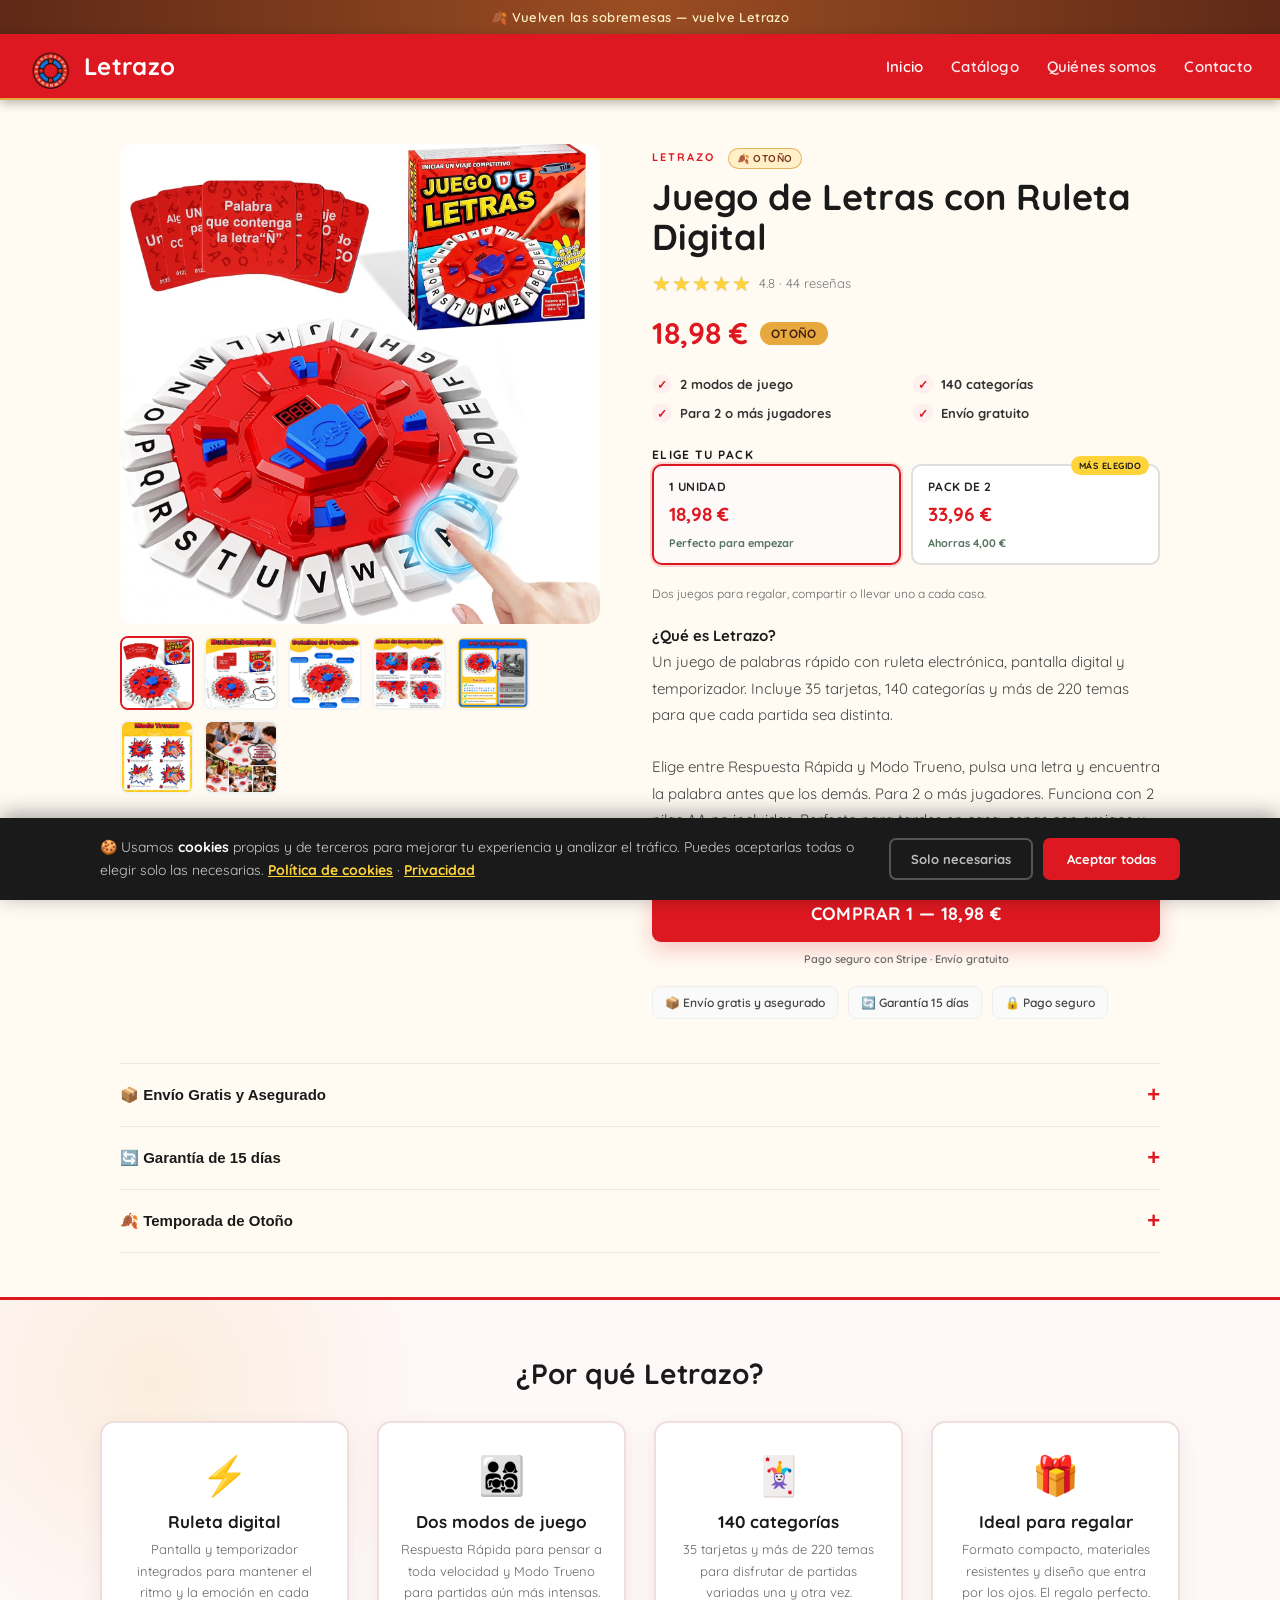
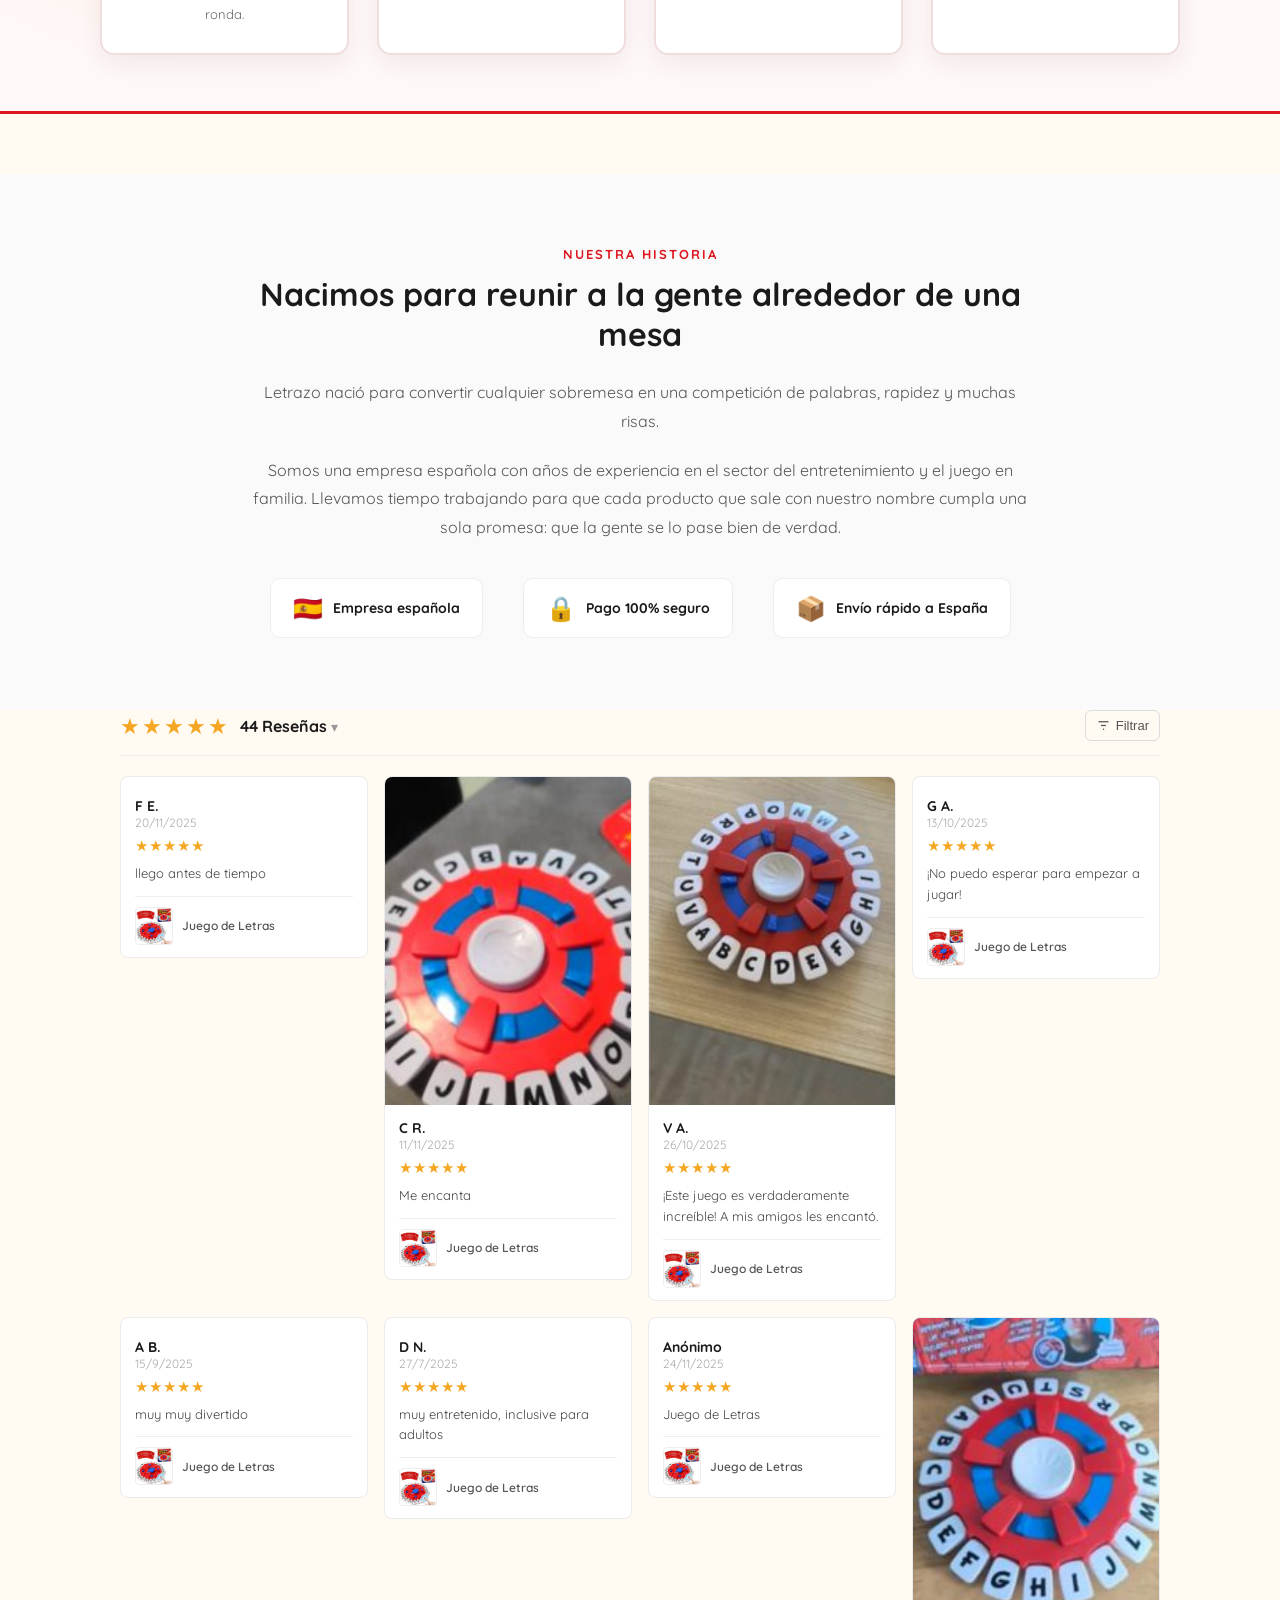
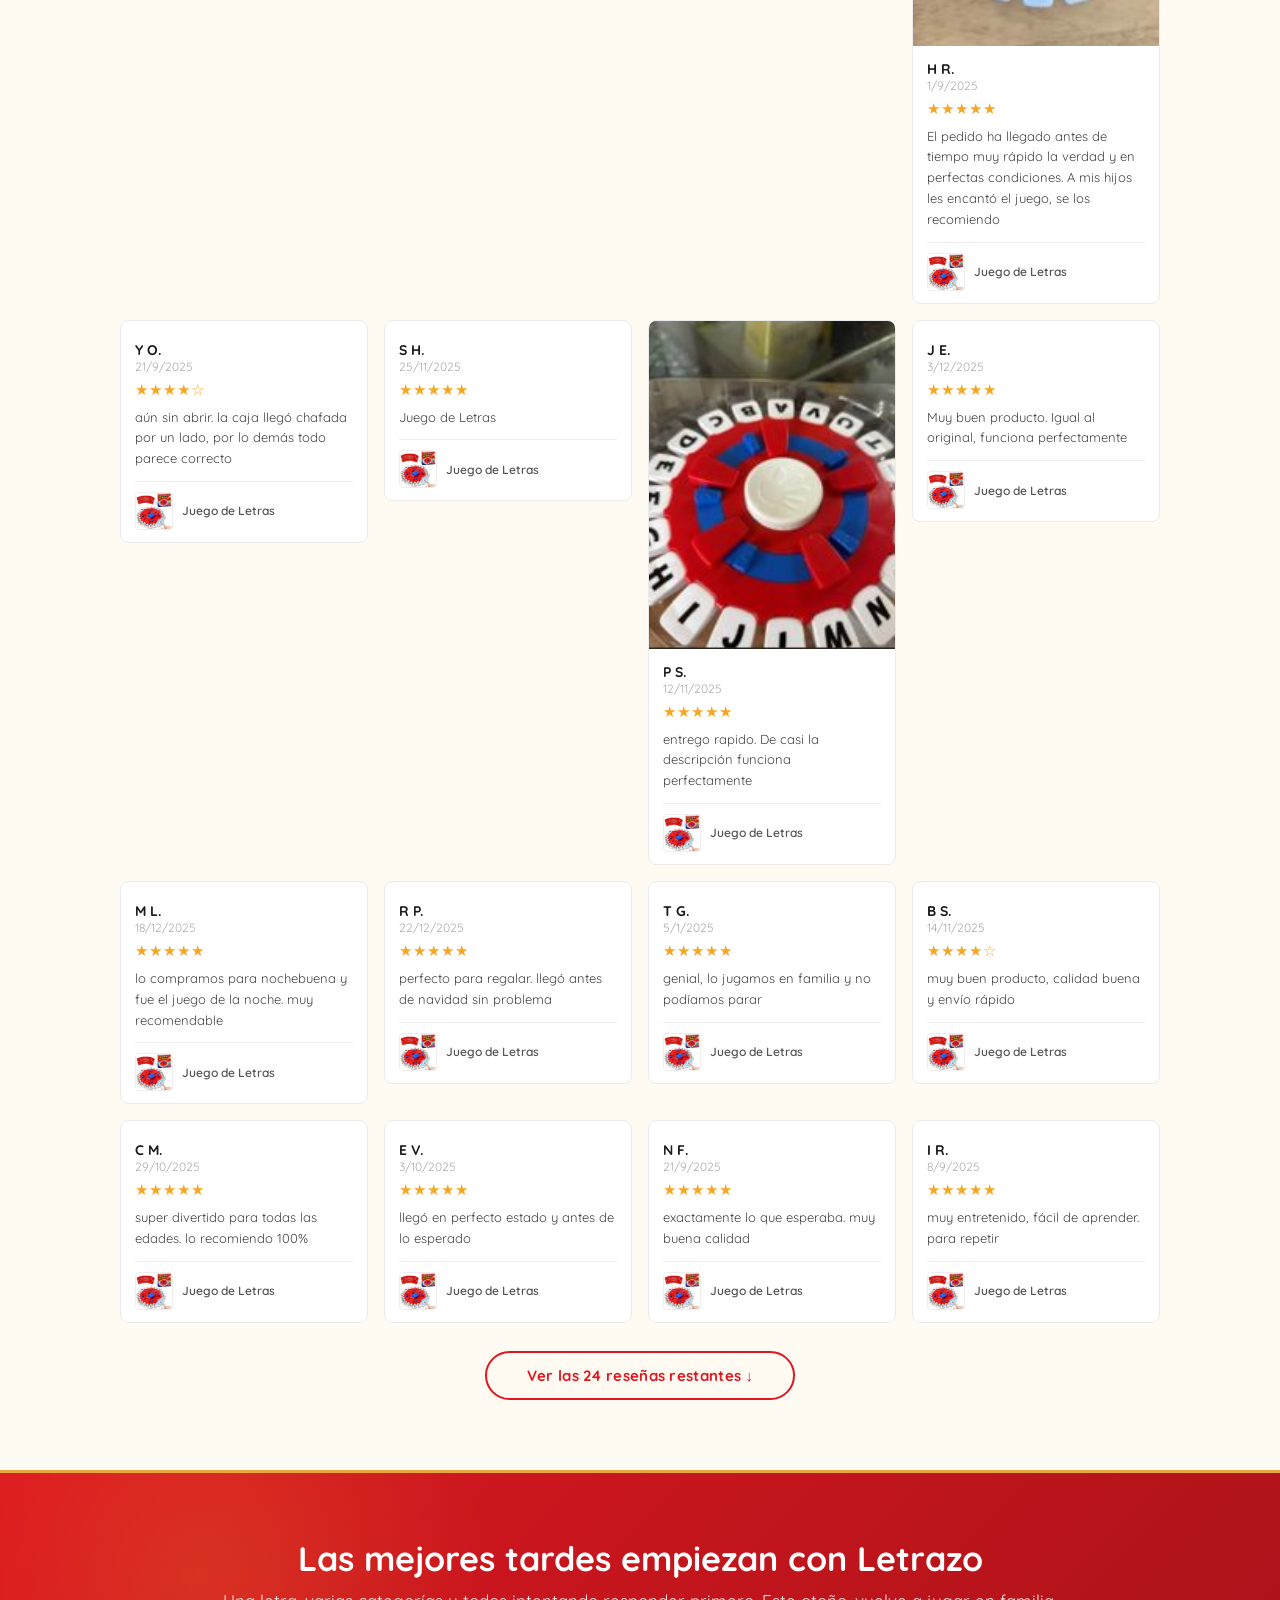
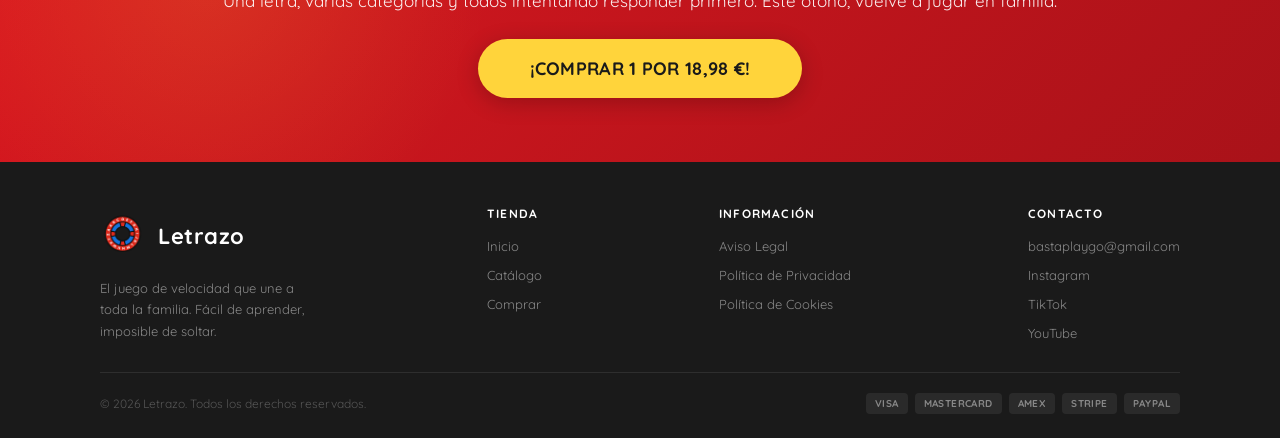
<file: index.html>
<!DOCTYPE html>
<html lang="es">
<head>
  <meta charset="UTF-8">
  <meta name="viewport" content="width=device-width, initial-scale=1.0">
  <!-- Meta Pixel Code -->
  <script>
  !function(f,b,e,v,n,t,s){if(f.fbq)return;n=f.fbq=function(){n.callMethod?
  n.callMethod.apply(n,arguments):n.queue.push(arguments)};if(!f._fbq)f._fbq=n;
  n.push=n;n.loaded=!0;n.version='2.0';n.queue=[];t=b.createElement(e);t.async=!0;
  t.src=v;s=b.getElementsByTagName(e)[0];s.parentNode.insertBefore(t,s)}(window,
  document,'script','https://connect.facebook.net/en_US/fbevents.js');
  fbq('init', '2077249829835403');
  fbq('track', 'PageView');
  </script>
  <noscript><img height="1" width="1" style="display:none"
  src="https://www.facebook.com/tr?id=2077249829835403&ev=PageView&noscript=1"/></noscript>
  <!-- End Meta Pixel Code -->

  <!-- Google tag (gtag.js) -->
<script async src="https://www.googletagmanager.com/gtag/js?id=G-3YYYZKBV6C"></script>
<script>
  window.dataLayer = window.dataLayer || [];
  function gtag(){dataLayer.push(arguments);}
  gtag('js', new Date());

  gtag('config', 'G-3YYYZKBV6C');
</script>
  <title>Letrazo – El juego de letras para todos</title>
  <meta name="description" content="Letrazo es el juego de palabras con ruleta digital, dos modos de juego y 140 categorías para disfrutar en familia y con amigos.">
  <link rel="canonical" href="https://letrazo.store/">
  <meta property="og:title" content="Letrazo – El juego de letras para todos">
  <meta property="og:description" content="Ruleta digital, dos modos de juego, 35 tarjetas y 140 categorías para jugar en familia y con amigos.">
  <meta property="og:url" content="https://letrazo.store/">
  <meta property="og:type" content="website">
  <meta property="og:image" content="https://letrazo.store/fotos/logo-letrazo.png">
  <link rel="icon" href="fotos/favicon.png">
  <link rel="preload" as="image" href="fotos/letrazo1.jpg" fetchpriority="high">
  <link rel="preconnect" href="https://fonts.googleapis.com">
  <link rel="preconnect" href="https://fonts.gstatic.com" crossorigin>
  <link href="https://fonts.googleapis.com/css2?family=Quicksand:wght@400;500;600;700&display=swap" rel="stylesheet" media="print" onload="this.media='all'">
  <noscript><link href="https://fonts.googleapis.com/css2?family=Quicksand:wght@400;500;600;700&display=swap" rel="stylesheet"></noscript>
  <script src="config.js" charset="UTF-8"></script>
  <style>
    *, *::before, *::after { box-sizing: border-box; margin: 0; padding: 0; }
    body { font-family: 'Quicksand', sans-serif; background: #fff; color: #1a1a1a; }
    a { text-decoration: none; color: inherit; }

    /* ANNOUNCEMENT BAR */
    .announcement-bar {
      background: #1a1a1a;
      color: #FFD43B;
      text-align: center;
      padding: 9px 16px;
      font-size: 13px;
      font-weight: 600;
      letter-spacing: 0.4px;
    }

    /* HEADER */
    header {
      background: #DD1820;
      padding: 0 28px;
      display: flex;
      align-items: center;
      justify-content: space-between;
      height: 66px;
      position: sticky;
      top: 0;
      z-index: 100;
      box-shadow: 0 3px 10px rgba(0,0,0,0.28);
    }
    .header-logo {
      display: flex;
      align-items: center;
      gap: 10px;
      color: #fff;
      font-size: 24px;
      font-weight: 900;
      letter-spacing: 0.3px;
    }
    .header-logo img {
      height: 46px;
      width: 46px;
      object-fit: contain;
      display: block;
    }
    nav { display: flex; gap: 28px; }
    nav a {
      color: #fff;
      font-size: 15px;
      font-weight: 600;
      opacity: 0.92;
      transition: opacity 0.15s;
      letter-spacing: 0.2px;
    }
    nav a:hover, nav a.active {
      opacity: 1;
      color: #fff;
    }
    /* HAMBURGER */
    .hamburger {
      display: none;
      flex-direction: column;
      gap: 5px;
      cursor: pointer;
      padding: 6px;
      background: none;
      border: none;
    }
    .hamburger span {
      display: block;
      width: 24px;
      height: 2px;
      background: #fff;
      border-radius: 2px;
      transition: all 0.25s;
    }
    .hamburger.open span:nth-child(1) { transform: translateY(7px) rotate(45deg); }
    .hamburger.open span:nth-child(2) { opacity: 0; }
    .hamburger.open span:nth-child(3) { transform: translateY(-7px) rotate(-45deg); }

    /* MOBILE NAV DRAWER */
    .mobile-nav {
      display: none;
      position: fixed;
      top: 66px;
      left: 0; right: 0;
      background: #DD1820;
      z-index: 99;
      flex-direction: column;
      padding: 12px 0 20px;
      box-shadow: 0 6px 18px rgba(0,0,0,0.25);
    }
    .mobile-nav.open { display: flex; }
    .mobile-nav a {
      color: #fff;
      font-size: 16px;
      font-weight: 700;
      padding: 13px 28px;
      border-bottom: 1px solid rgba(255,255,255,0.1);
      letter-spacing: 0.2px;
      transition: background 0.15s;
    }
    .mobile-nav a:last-child { border-bottom: none; }
    .mobile-nav a:hover { background: rgba(255,255,255,0.1); }

    @media (max-width: 640px) {
      nav { display: none; }
      header { justify-content: flex-start; }
      .header-logo {
        position: absolute;
        left: 50%;
        transform: translateX(-50%);
      }
      .hamburger {
        display: flex;
        order: -1;
        margin-right: auto;
        z-index: 1;
      }
    }

    /* PRODUCT SECTION */
    .product-section {
      max-width: 1080px;
      margin: 44px auto;
      padding: 0 20px;
      display: flex;
      gap: 52px;
      align-items: flex-start;
    }

    /* GALLERY */
    .gallery { flex: 0 0 480px; max-width: 480px; }
    .main-image-wrap {
      width: 100%;
      border-radius: 14px;
      overflow: hidden;
      background: #f4f4f4;
      aspect-ratio: 1/1;
    }
    .main-image-wrap img {
      width: 100%;
      height: 100%;
      object-fit: cover;
      transition: opacity 0.25s;
    }
    .thumbnails {
      display: flex;
      gap: 10px;
      margin-top: 12px;
      flex-wrap: wrap;
    }
    .thumb {
      width: 74px;
      height: 74px;
      border-radius: 8px;
      overflow: hidden;
      border: 2.5px solid transparent;
      cursor: pointer;
      transition: border-color 0.15s;
      background: #f4f4f4;
    }
    .thumb.active { border-color: #DD1820; }
    .thumb img { width: 100%; height: 100%; object-fit: cover; }

    /* PRODUCT INFO */
    .product-info {
      flex: 1;
      padding-top: 4px;
      position: sticky;
      top: 94px;
    }
    .product-brand {
      font-size: 11px;
      font-weight: 800;
      letter-spacing: 2px;
      text-transform: uppercase;
      color: #DD1820;
      margin-bottom: 8px;
    }
    .product-title {
      font-size: 36px;
      font-weight: 700;
      font-family: 'Quicksand', sans-serif;
      line-height: 1.1;
      margin-bottom: 14px;
      color: #1a1a1a;
    }

    /* STARS */
    .stars-row {
      display: flex;
      align-items: center;
      gap: 7px;
      margin-bottom: 18px;
    }
    .stars { color: #FFD43B; font-size: 21px; letter-spacing: 1px; text-shadow: 0 0 1px #aaa; }
    .reviews-count { font-size: 13px; color: #777; }

    /* PRICE */
    .price-row {
      display: flex;
      align-items: center;
      gap: 12px;
      margin-bottom: 22px;
    }
    .price-original { font-size: 17px; color: #aaa; text-decoration: line-through; }
    .price-sale { font-size: 30px; font-weight: 900; color: #DD1820; }
    .badge-sale {
      background: #FFD43B;
      color: #1a1a1a;
      font-size: 12px;
      font-weight: 800;
      padding: 4px 11px;
      border-radius: 20px;
      letter-spacing: 0.3px;
    }

    /* CONVERSION SUMMARY + PACK SELECTOR */
    .benefit-list {
      list-style: none;
      display: grid;
      grid-template-columns: 1fr 1fr;
      gap: 9px 14px;
      margin: 0 0 24px;
    }
    .benefit-list li {
      display: flex;
      align-items: center;
      gap: 8px;
      color: #333;
      font-size: 13px;
      font-weight: 700;
    }
    .benefit-list li::before {
      content: "✓";
      display: grid;
      place-items: center;
      flex: 0 0 20px;
      width: 20px;
      height: 20px;
      border-radius: 50%;
      background: #fff0f0;
      color: #DD1820;
      font-size: 12px;
      font-weight: 900;
    }
    .pack-heading {
      margin-bottom: 10px;
      font-size: 12px;
      font-weight: 900;
      letter-spacing: 1.3px;
      color: #1a1a1a;
    }
    .purchase-options {
      display: grid;
      grid-template-columns: 1fr 1fr;
      gap: 12px;
      margin-bottom: 12px;
    }
    .purchase-options[hidden] { display: none; }
    .purchase-option {
      position: relative;
      min-height: 116px;
      padding: 18px 14px 14px;
      border: 2px solid #e6e6e6;
      border-radius: 12px;
      background: #fff;
      color: #1a1a1a;
      text-align: left;
      font-family: inherit;
      cursor: pointer;
      transition: border-color .15s, box-shadow .15s, transform .15s;
    }
    .purchase-option:hover { border-color: #ef9a9e; transform: translateY(-1px); }
    .purchase-option.active {
      border-color: #DD1820;
      box-shadow: 0 0 0 3px rgba(221,24,32,.10);
      background: #fffafa;
    }
    .purchase-option-label {
      display: block;
      margin-bottom: 7px;
      font-size: 14px;
      font-weight: 900;
    }
    .purchase-option strong {
      display: block;
      color: #DD1820;
      font-size: 21px;
      line-height: 1.15;
    }
    .purchase-option small {
      display: block;
      margin-top: 7px;
      color: #666;
      font-size: 11px;
      font-weight: 700;
    }
    .pack-ribbon {
      position: absolute;
      top: -10px;
      right: 9px;
      padding: 4px 8px;
      border-radius: 999px;
      background: #FFD43B;
      color: #1a1a1a;
      font-size: 9px;
      font-weight: 900;
      letter-spacing: .5px;
    }
    .pack-note {
      margin: 0 0 20px;
      color: #666;
      font-size: 12px;
      line-height: 1.5;
    }

    .product-description {
      font-size: 15px;
      color: #444;
      line-height: 1.75;
      margin-bottom: 26px;
    }
    .product-description strong { color: #1a1a1a; }

    /* BUY BUTTON */
    .btn-buy-stripe {
      display: block;
      width: 100%;
      background: #DD1820;
      color: #fff;
      text-align: center;
      padding: 17px;
      border-radius: 9px;
      font-size: 18px;
      font-weight: 900;
      letter-spacing: 0.4px;
      cursor: pointer;
      transition: background 0.18s, transform 0.1s;
      margin-bottom: 14px;
      text-transform: uppercase;
    }
    .btn-buy-stripe:hover { background: #b8131a; transform: translateY(-1px); }
    .btn-buy-stripe:active { transform: translateY(0); }
    .btn-buy-stripe.is-pending {
      background: #6f6f6f;
      cursor: not-allowed;
      transform: none;
    }
    .btn-cta-big.is-pending,
    footer [data-buy-button].is-pending {
      opacity: .55;
      cursor: not-allowed;
    }
    .checkout-note {
      margin: -4px 0 18px;
      text-align: center;
      color: #666;
      font-size: 11px;
      font-weight: 600;
    }

    /* VIDEO PLAYER (mobile-first, vertical) */
    .video-player {
      position: relative;
      width: 100%;
      max-width: 340px;
      margin: 0 auto;
      aspect-ratio: 9 / 16;
      border-radius: 18px;
      overflow: hidden;
      background: #000;
      cursor: pointer;
      box-shadow: 0 8px 28px rgba(0,0,0,0.22);
    }
    .video-player video {
      width: 100%;
      height: 100%;
      object-fit: cover;
      display: block;
    }
    .video-overlay {
      position: absolute;
      inset: 0;
      display: flex;
      flex-direction: column;
      align-items: center;
      justify-content: center;
      gap: 14px;
      background: rgba(0,0,0,0.28);
      transition: opacity 0.25s;
    }
    .video-overlay.hidden { opacity: 0; pointer-events: none; }
    .play-btn {
      width: 72px;
      height: 72px;
      border-radius: 50%;
      background: #DD1820;
      display: flex;
      align-items: center;
      justify-content: center;
      box-shadow: 0 4px 16px rgba(0,0,0,0.35);
      transition: transform 0.15s;
      padding-left: 4px;
    }
    .video-player:hover .play-btn { transform: scale(1.08); }
    .video-label {
      color: #fff;
      font-weight: 700;
      font-size: 15px;
      letter-spacing: 0.3px;
      text-shadow: 0 1px 4px rgba(0,0,0,0.5);
    }

    /* TRUST BADGES */
    .trust-badges {
      display: flex;
      gap: 10px;
      margin-top: 20px;
      flex-wrap: wrap;
    }
    .trust-badge {
      display: flex;
      align-items: center;
      gap: 6px;
      font-size: 12px;
      font-weight: 600;
      color: #444;
      background: #fafafa;
      border: 1.5px solid #eee;
      border-radius: 8px;
      padding: 8px 12px;
    }

    /* ACCORDIONS */
    .accordion-section {
      max-width: 1080px;
      margin: 0 auto 44px auto;
      padding: 0 20px;
    }
    .accordion-item { border-top: 1px solid #e8e8e8; }
    .accordion-item:last-child { border-bottom: 1px solid #e8e8e8; }
    .accordion-header {
      width: 100%;
      background: none;
      border: none;
      text-align: left;
      padding: 18px 0;
      font-size: 15px;
      font-weight: 600;
      cursor: pointer;
      display: flex;
      justify-content: space-between;
      align-items: center;
      color: #1a1a1a;
    }
    .accordion-header .icon { font-size: 22px; color: #DD1820; transition: transform 0.22s; }
    .accordion-header.open .icon { transform: rotate(45deg); }
    .accordion-body {
      max-height: 0;
      overflow: hidden;
      transition: max-height 0.3s ease;
      font-size: 14px;
      color: #555;
      line-height: 1.75;
    }
    .accordion-body.open { max-height: 200px; padding-bottom: 18px; }

    /* VIDEO */
    .video-section {
      max-width: 1080px;
      margin: 10px auto 60px auto;
      padding: 0 20px;
    }
    .section-title {
      font-size: 28px;
      font-weight: 700;
      font-family: 'Quicksand', sans-serif;
      margin-bottom: 22px;
      color: #1a1a1a;
    }
    .video-wrap {
      position: relative;
      border-radius: 16px;
      overflow: hidden;
      background: #000;
      cursor: pointer;
      max-width: 780px;
    }
    .video-wrap img { width: 100%; display: block; opacity: 0.82; transition: opacity 0.2s; }
    .video-wrap:hover img { opacity: 0.65; }
    .play-btn {
      position: absolute;
      top: 50%; left: 50%;
      transform: translate(-50%, -50%);
      width: 76px; height: 76px;
      background: #DD1820;
      border-radius: 50%;
      display: flex;
      align-items: center;
      justify-content: center;
      transition: transform 0.18s, background 0.18s;
    }
    .video-wrap:hover .play-btn { transform: translate(-50%, -50%) scale(1.1); }
    .play-btn svg { width: 30px; height: 30px; fill: #fff; margin-left: 5px; }

    /* FEATURES */
    .features-section {
      background: #fff8f8;
      border-top: 3px solid #DD1820;
      border-bottom: 3px solid #DD1820;
      padding: 56px 20px;
      margin-bottom: 60px;
    }
    .features-inner { max-width: 1080px; margin: 0 auto; }
    .features-grid {
      display: grid;
      grid-template-columns: repeat(auto-fit, minmax(210px, 1fr));
      gap: 28px;
      margin-top: 30px;
    }
    .feature-card {
      background: #fff;
      border-radius: 14px;
      padding: 28px 22px;
      text-align: center;
      border: 2px solid #f0f0f0;
      transition: border-color 0.2s;
    }
    .feature-card:hover { border-color: #DD1820; }
    .feature-icon { font-size: 38px; margin-bottom: 12px; }
    .feature-title { font-size: 17px; font-weight: 700; font-family: 'Quicksand', sans-serif; margin-bottom: 7px; color: #1a1a1a; }
    .feature-desc { font-size: 13px; color: #666; line-height: 1.65; }

    /* REVIEWS */
    .reviews-section {
      max-width: 1080px;
      margin: 0 auto 70px auto;
      padding: 0 20px;
    }
    .reviews-header {
      display: flex;
      align-items: center;
      gap: 22px;
      margin-bottom: 30px;
      flex-wrap: wrap;
    }
    .reviews-avg { font-size: 58px; font-weight: 900; color: #1a1a1a; line-height: 1; }
    .reviews-meta { display: flex; flex-direction: column; gap: 5px; }
    .reviews-stars-big { font-size: 28px; color: #FFD43B; letter-spacing: 2px; text-shadow: 0 0 2px #bbb; }
    .reviews-total { font-size: 14px; color: #777; }
    .reviews-grid {
      display: grid;
      grid-template-columns: repeat(auto-fill, minmax(290px, 1fr));
      gap: 18px;
    }
    .review-card.hidden { display: none; }
    .btn-show-more {
      display: block;
      margin: 28px auto 0 auto;
      background: none;
      border: 2.5px solid #DD1820;
      color: #DD1820;
      font-family: 'Quicksand', sans-serif;
      font-size: 15px;
      font-weight: 700;
      padding: 13px 40px;
      border-radius: 50px;
      cursor: pointer;
      transition: background 0.18s, color 0.18s;
      letter-spacing: 0.3px;
    }
    .btn-show-more:hover { background: #DD1820; color: #fff; }
    /* REVIEWS — estilo Loox */
    .reviews-loox-header {
      display: flex;
      align-items: center;
      justify-content: space-between;
      margin-bottom: 20px;
      padding-bottom: 14px;
      border-bottom: 1px solid #eee;
    }
    .reviews-loox-left { display: flex; align-items: center; gap: 10px; }
    .reviews-loox-stars { color: #f5a623; font-size: 22px; letter-spacing: 2px; }
    .reviews-loox-count { font-size: 16px; font-weight: 700; color: #1a1a1a; }
    .reviews-loox-count span { color: #999; font-weight: 500; font-size: 14px; }
    .reviews-loox-filter {
      background: none; border: 1.5px solid #ddd; border-radius: 6px;
      padding: 7px 10px; cursor: pointer; color: #555; font-size: 13px;
      display: flex; align-items: center; gap: 5px;
    }
    .reviews-grid {
      display: grid;
      grid-template-columns: repeat(4, 1fr);
      gap: 16px;
      align-items: start;
    }
    .review-card {
      background: #fff;
      border: 1px solid #ebebeb;
      border-radius: 8px;
      overflow: hidden;
    }
    .review-card.hidden { display: none; }
    .review-photo {
      width: 100%;
      aspect-ratio: 3/4;
      object-fit: cover;
      display: block;
    }
    .review-body { padding: 14px 14px 12px; }
    .reviewer-name { font-weight: 700; font-size: 14px; color: #1a1a1a; }
    .reviewer-date { font-size: 12px; color: #aaa; margin-bottom: 6px; }
    .review-stars { color: #f5a623; font-size: 15px; margin-bottom: 8px; letter-spacing: 1px; }
    .review-text { font-size: 13px; color: #444; line-height: 1.6; margin-bottom: 12px; }
    .review-divider { border: none; border-top: 1px solid #eee; margin: 10px 0; }
    .review-product {
      display: flex; align-items: center; gap: 9px;
    }
    .review-product img { width: 38px; height: 38px; object-fit: cover; border-radius: 4px; border: 1px solid #eee; }
    .review-product span { font-size: 12px; color: #555; font-weight: 600; }

    /* CTA BAND */
    .cta-band {
      background: #DD1820;
      padding: 64px 20px;
      text-align: center;
      color: #fff;
    }
    .cta-band h2 { font-size: 34px; font-weight: 900; margin-bottom: 10px; }
    .cta-band p { font-size: 17px; opacity: 0.92; margin-bottom: 28px; }
    .btn-cta-big {
      display: inline-block;
      background: #FFD43B;
      color: #1a1a1a;
      font-size: 18px;
      font-weight: 900;
      padding: 18px 52px;
      border-radius: 50px;
      letter-spacing: 0.3px;
      transition: transform 0.18s, box-shadow 0.18s;
      box-shadow: 0 5px 22px rgba(0,0,0,0.22);
      text-transform: uppercase;
    }
    .btn-cta-big:hover { transform: translateY(-2px); box-shadow: 0 10px 30px rgba(0,0,0,0.3); }

    /* FOOTER */
    footer {
      background: #1a1a1a;
      color: #ccc;
      padding: 44px 24px 24px;
    }
    .footer-inner {
      max-width: 1080px;
      margin: 0 auto 30px auto;
      display: flex;
      gap: 44px;
      justify-content: space-between;
      flex-wrap: wrap;
    }
    .footer-brand img {
      height: 44px;
      object-fit: contain;
      margin-bottom: 14px;
      display: block;
    }
    .footer-brand p { font-size: 13px; color: #888; max-width: 210px; line-height: 1.65; }
    .footer-col h4 { color: #fff; font-size: 12px; font-weight: 800; text-transform: uppercase; letter-spacing: 1.2px; margin-bottom: 14px; }
    .footer-col ul { list-style: none; display: flex; flex-direction: column; gap: 9px; }
    .footer-col ul li a { color: #888; font-size: 13px; transition: color 0.15s; }
    .footer-col ul li a:hover { color: #fff; }
    .footer-bottom {
      max-width: 1080px;
      margin: 0 auto;
      border-top: 1px solid #2e2e2e;
      padding-top: 20px;
      display: flex;
      justify-content: space-between;
      align-items: center;
      flex-wrap: wrap;
      gap: 10px;
    }
    .footer-bottom p { font-size: 12px; color: #555; }
    .payment-icons { display: flex; gap: 7px; align-items: center; }
    .payment-icons span {
      background: #2a2a2a;
      color: #888;
      font-size: 10px;
      font-weight: 700;
      padding: 4px 9px;
      border-radius: 4px;
      letter-spacing: 0.4px;
    }

    @media (max-width: 800px) {
      .product-section { flex-direction: column; gap: 24px; }
      .product-info { position: static; width: 100%; }
      .gallery { flex: none; max-width: 100%; }
      .product-title { font-size: 26px; }
      .footer-inner { flex-direction: column; gap: 26px; }
    }

    @media (max-width: 900px) {
      .reviews-grid { grid-template-columns: repeat(3, 1fr); }
    }
    @media (max-width: 600px) {
      .reviews-grid { grid-template-columns: repeat(2, 1fr); gap: 10px; }
      .reviews-section { padding: 0 12px; }
    }
    @media (max-width: 380px) {
      .reviews-grid { grid-template-columns: 1fr; }
    }
    @media (max-width: 420px) {
      .benefit-list { grid-template-columns: 1fr; }
      .purchase-options { grid-template-columns: 1fr; }
      .purchase-option { min-height: 100px; }
    }
  </style>
  <link rel="stylesheet" href="campaigns.css">
  <script defer src="pricing.js" charset="UTF-8"></script>
  <script defer src="campaigns.js" charset="UTF-8"></script>
</head>
<body>

  <!-- ANNOUNCEMENT BAR -->
  <div class="announcement-bar" data-campaign-text="announcement">
    🍂 Vuelven las sobremesas — vuelve Letrazo
  </div>

  <!-- HEADER -->
  <header>
    <a class="header-logo" href="#" aria-label="Letrazo, inicio">
      <img src="fotos/favicon.png" alt="">
      <span>Letrazo</span>
    </a>
    <nav>
      <a href="#" class="active">Inicio</a>
      <a href="#catalogo">Catálogo</a>
      <a href="#quienes-somos">Quiénes somos</a>
      <a href="#contacto">Contacto</a>
    </nav>
    <button class="hamburger" id="hamburger" onclick="toggleMenu()" aria-label="Menú">
      <span></span><span></span><span></span>
    </button>
  </header>

  <!-- MOBILE NAV DRAWER -->
  <nav class="mobile-nav" id="mobileNav">
    <a href="#" onclick="closeMenu()">Inicio</a>
    <a href="#catalogo" onclick="closeMenu()">Catálogo</a>
    <a href="#quienes-somos" onclick="closeMenu()">Quiénes somos</a>
    <a href="#contacto" onclick="closeMenu()">Contacto</a>
  </nav>

  <!-- PRODUCT SECTION -->
  <section class="product-section" id="catalogo">

    <!-- Gallery -->
    <div class="gallery">
      <div class="main-image-wrap">
        <img id="mainImg"
          src="fotos/letrazo1.jpg"
          alt="Letrazo, juego de letras con ruleta digital"
          fetchpriority="high" width="480" height="480">
      </div>
      <div class="thumbnails">
        <div class="thumb active" onclick="changeImg(this,'fotos/letrazo1.jpg')">
          <img src="fotos/letrazo1.jpg" alt="Letrazo con ruleta, tarjetas y caja">
        </div>
        <div class="thumb" onclick="changeImg(this,'fotos/letrazo2.jpg')">
          <img loading="lazy" src="fotos/letrazo2.jpg" alt="Medidas y contenido de Letrazo">
        </div>
        <div class="thumb" onclick="changeImg(this,'fotos/letrazo3.jpg')">
          <img loading="lazy" src="fotos/letrazo3.jpg" alt="Controles de la ruleta digital de Letrazo">
        </div>
        <div class="thumb" onclick="changeImg(this,'fotos/letrazo4.jpg')">
          <img loading="lazy" src="fotos/letrazo4.jpg" alt="Modo de respuesta rápida de Letrazo">
        </div>
        <div class="thumb" onclick="changeImg(this,'fotos/letrazo5.jpg')">
          <img loading="lazy" src="fotos/letrazo5.jpg" alt="Ventajas de Letrazo">
        </div>
        <div class="thumb" onclick="changeImg(this,'fotos/letrazo6.jpg')">
          <img loading="lazy" src="fotos/letrazo6.jpg" alt="Modo Trueno de Letrazo">
        </div>
        <div class="thumb" onclick="changeImg(this,'fotos/letrazo7.jpg')">
          <img loading="lazy" src="fotos/letrazo7.jpg" alt="Letrazo para familias, amigos y fiestas">
        </div>
      </div>
    </div>

    <!-- Product info -->
    <div class="product-info">
      <div class="product-brand">Letrazo <span class="campaign-chip" data-campaign-name>🍂 Otoño</span></div>
      <h1 class="product-title">Juego de Letras con Ruleta Digital</h1>

      <a class="stars-row" href="#opiniones" aria-label="Ver las 44 reseñas">
        <span class="stars">★★★★★</span>
        <span class="reviews-count">4.8 · 44 reseñas</span>
      </a>

      <div class="price-row">
        <span class="price-sale" data-unit-price>—</span>
        <span class="badge-sale" data-campaign-text="badge">OTOÑO</span>
      </div>

      <ul class="benefit-list" aria-label="Ventajas principales">
        <li>2 modos de juego</li>
        <li>140 categorías</li>
        <li>Para 2 o más jugadores</li>
        <li>Envío gratuito</li>
      </ul>

      <p class="pack-heading">ELIGE TU PACK</p>

      <div class="purchase-options" data-purchase-options hidden>
        <button class="purchase-option active" type="button" data-purchase-option="unit" aria-pressed="true">
          <span class="purchase-option-label">1 unidad</span>
          <strong data-unit-price>—</strong>
          <small>Perfecto para empezar</small>
        </button>
        <button class="purchase-option" type="button" data-purchase-option="pack2" aria-pressed="false">
          <span class="pack-ribbon">MÁS ELEGIDO</span>
          <span class="purchase-option-label">Pack de 2</span>
          <strong data-pack2-price>—</strong>
          <small>Ahorras <span data-pack-saving>—</span></small>
        </button>
      </div>

      <p class="pack-note">Dos juegos para regalar, compartir o llevar uno a cada casa.</p>

      <p class="product-description">
        <strong>¿Qué es Letrazo?</strong><br>
        Un juego de palabras rápido con ruleta electrónica, pantalla digital y temporizador. Incluye 35 tarjetas,
        140 categorías y más de 220 temas para que cada partida sea distinta.<br><br>
        Elige entre Respuesta Rápida y Modo Trueno, pulsa una letra y encuentra la palabra antes que los demás.
        Para 2 o más jugadores. Funciona con 2 pilas AA no incluidas.
        <span data-campaign-text="productTail">Perfecto para tardes en casa, cenas con amigos y sobremesas en familia. Fácil de aprender e imposible de soltar.</span>
      </p>

      <a class="btn-buy-stripe" data-buy-button href="#" target="_blank">
        <span data-buy-label>Comprar 1</span> — <span data-selected-price>—</span>
      </a>
      <p class="checkout-note" data-purchase-status>Pago seguro con Stripe · Envío gratuito</p>

      <div class="trust-badges">
        <div class="trust-badge">📦 Envío gratis y asegurado</div>
        <div class="trust-badge">🔄 Garantía 15 días</div>
        <div class="trust-badge">🔒 Pago seguro</div>
      </div>
    </div>
  </section>

  <!-- ACCORDIONS -->
  <div class="accordion-section">
    <div class="accordion-item">
      <button class="accordion-header" onclick="toggleAccordion(this)">
        <span>📦 Envío Gratis y Asegurado</span>
        <span class="icon">+</span>
      </button>
      <div class="accordion-body">
        El envío es totalmente gratis y asegurado. El tiempo de preparación de los pedidos puede ser de 3 a 5 días hábiles. El tiempo de envío es de 5 a 7 días hábiles.
      </div>
    </div>
    <div class="accordion-item">
      <button class="accordion-header" onclick="toggleAccordion(this)">
        <span>🔄 Garantía de 15 días</span>
        <span class="icon">+</span>
      </button>
      <div class="accordion-body">
        Si el producto llega dañado, roto o en mal estado te ofreceremos una devolución o reembolso sin problemas en 15 días. Si quiere devolver el producto porque ya no lo quiere, póngase en contacto con nuestro equipo de atención al cliente.
      </div>
    </div>
    <div class="accordion-item">
      <button class="accordion-header" onclick="toggleAccordion(this)">
        <span data-campaign-text="offerTitle">🍂 Temporada de Otoño</span>
        <span class="icon">+</span>
      </button>
      <div class="accordion-body" data-campaign-text="offerBody">
        Letrazo mantiene su precio habitual. Una excusa perfecta para volver a reunir a todos alrededor de la mesa.
      </div>
    </div>
  </div>

  <!-- FEATURES -->
  <section class="features-section">
    <div class="features-inner">
      <h2 class="section-title" style="text-align:center;">¿Por qué Letrazo?</h2>
      <div class="features-grid">
        <div class="feature-card">
          <div class="feature-icon">⚡</div>
          <div class="feature-title">Ruleta digital</div>
          <div class="feature-desc">Pantalla y temporizador integrados para mantener el ritmo y la emoción en cada ronda.</div>
        </div>
        <div class="feature-card">
          <div class="feature-icon">👨‍👩‍👧‍👦</div>
          <div class="feature-title">Dos modos de juego</div>
          <div class="feature-desc">Respuesta Rápida para pensar a toda velocidad y Modo Trueno para partidas aún más intensas.</div>
        </div>
        <div class="feature-card">
          <div class="feature-icon">🃏</div>
          <div class="feature-title">140 categorías</div>
          <div class="feature-desc">35 tarjetas y más de 220 temas para disfrutar de partidas variadas una y otra vez.</div>
        </div>
        <div class="feature-card">
          <div class="feature-icon">🎁</div>
          <div class="feature-title">Ideal para regalar</div>
          <div class="feature-desc">Formato compacto, materiales resistentes y diseño que entra por los ojos. El regalo perfecto.</div>
        </div>
      </div>
    </div>
  </section>

  <!-- QUIÉNES SOMOS -->
  <section id="quienes-somos" style="background:#fafafa; padding:72px 20px;">
    <div style="max-width:780px; margin:0 auto; text-align:center;">
      <p style="font-size:13px; font-weight:700; letter-spacing:2px; color:#DD1820; text-transform:uppercase; margin-bottom:12px;">Nuestra historia</p>
      <h2 style="font-size:32px; font-weight:900; color:#1a1a1a; margin-bottom:24px; line-height:1.25;">Nacimos para reunir a la gente alrededor de una mesa</h2>
      <p style="font-size:16px; color:#555; line-height:1.8; margin-bottom:20px;">Letrazo nació para convertir cualquier sobremesa en una competición de palabras, rapidez y muchas risas.</p>
      <p style="font-size:16px; color:#555; line-height:1.8; margin-bottom:36px;">Somos una empresa española con años de experiencia en el sector del entretenimiento y el juego en familia. Llevamos tiempo trabajando para que cada producto que sale con nuestro nombre cumpla una sola promesa: que la gente se lo pase bien de verdad.</p>
      <div style="display:flex; justify-content:center; gap:40px; flex-wrap:wrap;">
        <div style="display:flex; align-items:center; gap:10px; background:#fff; border:1px solid #eee; border-radius:10px; padding:14px 22px;">
          <span style="font-size:24px;">🇪🇸</span>
          <span style="font-size:14px; font-weight:700; color:#1a1a1a;">Empresa española</span>
        </div>
        <div style="display:flex; align-items:center; gap:10px; background:#fff; border:1px solid #eee; border-radius:10px; padding:14px 22px;">
          <span style="font-size:24px;">🔒</span>
          <span style="font-size:14px; font-weight:700; color:#1a1a1a;">Pago 100% seguro</span>
        </div>
        <div style="display:flex; align-items:center; gap:10px; background:#fff; border:1px solid #eee; border-radius:10px; padding:14px 22px;">
          <span style="font-size:24px;">📦</span>
          <span style="font-size:14px; font-weight:700; color:#1a1a1a;">Envío rápido a España</span>
        </div>
      </div>
    </div>
  </section>

  <!-- REVIEWS -->
  <section class="reviews-section" id="opiniones">
    <div class="reviews-loox-header">
      <div class="reviews-loox-left">
        <span class="reviews-loox-stars">★★★★★</span>
        <span class="reviews-loox-count">44 Reseñas <span>▾</span></span>
      </div>
      <button class="reviews-loox-filter">
        <svg width="15" height="15" viewBox="0 0 24 24" fill="none" stroke="currentColor" stroke-width="2"><line x1="4" y1="6" x2="20" y2="6"/><line x1="8" y1="12" x2="16" y2="12"/><line x1="11" y1="18" x2="13" y2="18"/></svg>
        Filtrar
      </button>
    </div>
    <div class="reviews-grid">


      <!-- CON FOTO -->
      <div class="review-card"><div class="review-body" style="padding-top:20px"><div class="reviewer-name">F E.</div><div class="reviewer-date">20/11/2025</div><div class="review-stars">★★★★★</div><p class="review-text">llego antes de tiempo</p><hr class="review-divider"><div class="review-product"><img src="fotos/letrazo1.jpg" alt="Juego de Letras"><span>Juego de Letras</span></div></div></div>

      <div class="review-card"><img class="review-photo" loading="lazy" decoding="async" src="fotos/foto-cr.jpg" alt=""><div class="review-body"><div class="reviewer-name">C R.</div><div class="reviewer-date">11/11/2025</div><div class="review-stars">★★★★★</div><p class="review-text">Me encanta</p><hr class="review-divider"><div class="review-product"><img src="fotos/letrazo1.jpg" alt="Juego de Letras"><span>Juego de Letras</span></div></div></div>

      <div class="review-card"><img class="review-photo" loading="lazy" decoding="async" src="fotos/foto-va.jpg" alt=""><div class="review-body"><div class="reviewer-name">V A.</div><div class="reviewer-date">26/10/2025</div><div class="review-stars">★★★★★</div><p class="review-text">¡Este juego es verdaderamente increíble! A mis amigos les encantó.</p><hr class="review-divider"><div class="review-product"><img src="fotos/letrazo1.jpg" alt="Juego de Letras"><span>Juego de Letras</span></div></div></div>

      <div class="review-card"><div class="review-body" style="padding-top:20px"><div class="reviewer-name">G A.</div><div class="reviewer-date">13/10/2025</div><div class="review-stars">★★★★★</div><p class="review-text">¡No puedo esperar para empezar a jugar!</p><hr class="review-divider"><div class="review-product"><img src="fotos/letrazo1.jpg" alt="Juego de Letras"><span>Juego de Letras</span></div></div></div>

      <div class="review-card"><div class="review-body" style="padding-top:20px"><div class="reviewer-name">A B.</div><div class="reviewer-date">15/9/2025</div><div class="review-stars">★★★★★</div><p class="review-text">muy muy divertido</p><hr class="review-divider"><div class="review-product"><img src="fotos/letrazo1.jpg" alt="Juego de Letras"><span>Juego de Letras</span></div></div></div>

      <div class="review-card"><div class="review-body" style="padding-top:20px"><div class="reviewer-name">D N.</div><div class="reviewer-date">27/7/2025</div><div class="review-stars">★★★★★</div><p class="review-text">muy entretenido, inclusive para adultos</p><hr class="review-divider"><div class="review-product"><img src="fotos/letrazo1.jpg" alt="Juego de Letras"><span>Juego de Letras</span></div></div></div>

      <div class="review-card"><div class="review-body" style="padding-top:20px"><div class="reviewer-name">Anónimo</div><div class="reviewer-date">24/11/2025</div><div class="review-stars">★★★★★</div><p class="review-text">Juego de Letras</p><hr class="review-divider"><div class="review-product"><img src="fotos/letrazo1.jpg" alt="Juego de Letras"><span>Juego de Letras</span></div></div></div>

      <div class="review-card"><img class="review-photo" loading="lazy" decoding="async" src="fotos/foto-hr.jpg" alt=""><div class="review-body"><div class="reviewer-name">H R.</div><div class="reviewer-date">1/9/2025</div><div class="review-stars">★★★★★</div><p class="review-text">El pedido ha llegado antes de tiempo muy rápido la verdad y en perfectas condiciones. A mis hijos les encantó el juego, se los recomiendo</p><hr class="review-divider"><div class="review-product"><img src="fotos/letrazo1.jpg" alt="Juego de Letras"><span>Juego de Letras</span></div></div></div>

      <div class="review-card"><div class="review-body" style="padding-top:20px"><div class="reviewer-name">Y O.</div><div class="reviewer-date">21/9/2025</div><div class="review-stars">★★★★☆</div><p class="review-text">aún sin abrir. la caja llegó chafada por un lado, por lo demás todo parece correcto</p><hr class="review-divider"><div class="review-product"><img src="fotos/letrazo1.jpg" alt="Juego de Letras"><span>Juego de Letras</span></div></div></div>

      <div class="review-card"><div class="review-body" style="padding-top:20px"><div class="reviewer-name">S H.</div><div class="reviewer-date">25/11/2025</div><div class="review-stars">★★★★★</div><p class="review-text">Juego de Letras</p><hr class="review-divider"><div class="review-product"><img src="fotos/letrazo1.jpg" alt="Juego de Letras"><span>Juego de Letras</span></div></div></div>

      <div class="review-card"><img class="review-photo" loading="lazy" decoding="async" src="fotos/foto-ps.jpg" alt=""><div class="review-body"><div class="reviewer-name">P S.</div><div class="reviewer-date">12/11/2025</div><div class="review-stars">★★★★★</div><p class="review-text">entrego rapido. De casi la descripción funciona perfectamente</p><hr class="review-divider"><div class="review-product"><img src="fotos/letrazo1.jpg" alt="Juego de Letras"><span>Juego de Letras</span></div></div></div>

      <!-- SIN FOTO — resto de reseñas -->
      <div class="review-card"><div class="review-body" style="padding-top:20px"><div class="reviewer-name">J E.</div><div class="reviewer-date">3/12/2025</div><div class="review-stars">★★★★★</div><p class="review-text">Muy buen producto. Igual al original, funciona perfectamente</p><hr class="review-divider"><div class="review-product"><img src="fotos/letrazo1.jpg" alt="Juego de Letras"><span>Juego de Letras</span></div></div></div>
      <div class="review-card"><div class="review-body" style="padding-top:20px"><div class="reviewer-name">M L.</div><div class="reviewer-date">18/12/2025</div><div class="review-stars">★★★★★</div><p class="review-text">lo compramos para nochebuena y fue el juego de la noche. muy recomendable</p><hr class="review-divider"><div class="review-product"><img src="fotos/letrazo1.jpg" alt="Juego de Letras"><span>Juego de Letras</span></div></div></div>
      <div class="review-card"><div class="review-body" style="padding-top:20px"><div class="reviewer-name">R P.</div><div class="reviewer-date">22/12/2025</div><div class="review-stars">★★★★★</div><p class="review-text">perfecto para regalar. llegó antes de navidad sin problema</p><hr class="review-divider"><div class="review-product"><img src="fotos/letrazo1.jpg" alt="Juego de Letras"><span>Juego de Letras</span></div></div></div>
      <div class="review-card"><div class="review-body" style="padding-top:20px"><div class="reviewer-name">T G.</div><div class="reviewer-date">5/1/2025</div><div class="review-stars">★★★★★</div><p class="review-text">genial, lo jugamos en familia y no podíamos parar</p><hr class="review-divider"><div class="review-product"><img src="fotos/letrazo1.jpg" alt="Juego de Letras"><span>Juego de Letras</span></div></div></div>
      <div class="review-card"><div class="review-body" style="padding-top:20px"><div class="reviewer-name">B S.</div><div class="reviewer-date">14/11/2025</div><div class="review-stars">★★★★☆</div><p class="review-text">muy buen producto, calidad buena y envío rápido</p><hr class="review-divider"><div class="review-product"><img src="fotos/letrazo1.jpg" alt="Juego de Letras"><span>Juego de Letras</span></div></div></div>
      <div class="review-card"><div class="review-body" style="padding-top:20px"><div class="reviewer-name">C M.</div><div class="reviewer-date">29/10/2025</div><div class="review-stars">★★★★★</div><p class="review-text">super divertido para todas las edades. lo recomiendo 100%</p><hr class="review-divider"><div class="review-product"><img src="fotos/letrazo1.jpg" alt="Juego de Letras"><span>Juego de Letras</span></div></div></div>
      <div class="review-card"><div class="review-body" style="padding-top:20px"><div class="reviewer-name">E V.</div><div class="reviewer-date">3/10/2025</div><div class="review-stars">★★★★★</div><p class="review-text">llegó en perfecto estado y antes de lo esperado</p><hr class="review-divider"><div class="review-product"><img src="fotos/letrazo1.jpg" alt="Juego de Letras"><span>Juego de Letras</span></div></div></div>
      <div class="review-card"><div class="review-body" style="padding-top:20px"><div class="reviewer-name">N F.</div><div class="reviewer-date">21/9/2025</div><div class="review-stars">★★★★★</div><p class="review-text">exactamente lo que esperaba. muy buena calidad</p><hr class="review-divider"><div class="review-product"><img src="fotos/letrazo1.jpg" alt="Juego de Letras"><span>Juego de Letras</span></div></div></div>
      <div class="review-card"><div class="review-body" style="padding-top:20px"><div class="reviewer-name">I R.</div><div class="reviewer-date">8/9/2025</div><div class="review-stars">★★★★★</div><p class="review-text">muy entretenido, fácil de aprender. para repetir</p><hr class="review-divider"><div class="review-product"><img src="fotos/letrazo1.jpg" alt="Juego de Letras"><span>Juego de Letras</span></div></div></div>
      <div class="review-card"><div class="review-body" style="padding-top:20px"><div class="reviewer-name">O C.</div><div class="reviewer-date">16/8/2025</div><div class="review-stars">★★★★★</div><p class="review-text">lo compré para una reunión con amigos y fue un éxito</p><hr class="review-divider"><div class="review-product"><img src="fotos/letrazo1.jpg" alt="Juego de Letras"><span>Juego de Letras</span></div></div></div>
      <div class="review-card"><div class="review-body" style="padding-top:20px"><div class="reviewer-name">L T.</div><div class="reviewer-date">2/8/2025</div><div class="review-stars">★★★★★</div><p class="review-text">muy buen juego de mesa. la familia encantada</p><hr class="review-divider"><div class="review-product"><img src="fotos/letrazo1.jpg" alt="Juego de Letras"><span>Juego de Letras</span></div></div></div>
      <div class="review-card"><div class="review-body" style="padding-top:20px"><div class="reviewer-name">K D.</div><div class="reviewer-date">19/7/2025</div><div class="review-stars">★★★★★</div><p class="review-text">packaging muy bonito. ideal como regalo. lo recomiendo</p><hr class="review-divider"><div class="review-product"><img src="fotos/letrazo1.jpg" alt="Juego de Letras"><span>Juego de Letras</span></div></div></div>
      <div class="review-card"><div class="review-body" style="padding-top:20px"><div class="reviewer-name">W B.</div><div class="reviewer-date">5/7/2025</div><div class="review-stars">★★★★★</div><p class="review-text">mi hija lo pidió y está encantada con el juego</p><hr class="review-divider"><div class="review-product"><img src="fotos/letrazo1.jpg" alt="Juego de Letras"><span>Juego de Letras</span></div></div></div>
      <div class="review-card"><div class="review-body" style="padding-top:20px"><div class="reviewer-name">J M.</div><div class="reviewer-date">23/6/2025</div><div class="review-stars">★★★★★</div><p class="review-text">muy rápido el envío. el juego tal como se describe</p><hr class="review-divider"><div class="review-product"><img src="fotos/letrazo1.jpg" alt="Juego de Letras"><span>Juego de Letras</span></div></div></div>
      <div class="review-card"><div class="review-body" style="padding-top:20px"><div class="reviewer-name">A P.</div><div class="reviewer-date">10/6/2025</div><div class="review-stars">★★★★★</div><p class="review-text">increíble. lo jugamos en la sobremesa y no paramos en 3 horas</p><hr class="review-divider"><div class="review-product"><img src="fotos/letrazo1.jpg" alt="Juego de Letras"><span>Juego de Letras</span></div></div></div>
      <div class="review-card"><div class="review-body" style="padding-top:20px"><div class="reviewer-name">Z H.</div><div class="reviewer-date">28/5/2025</div><div class="review-stars">★★★★★</div><p class="review-text">juego muy divertido, recomendado para todas las edades</p><hr class="review-divider"><div class="review-product"><img src="fotos/letrazo1.jpg" alt="Juego de Letras"><span>Juego de Letras</span></div></div></div>
      <div class="review-card"><div class="review-body" style="padding-top:20px"><div class="reviewer-name">Q N.</div><div class="reviewer-date">14/5/2025</div><div class="review-stars">★★★★☆</div><p class="review-text">buen producto, bien embalado y entregado a tiempo</p><hr class="review-divider"><div class="review-product"><img src="fotos/letrazo1.jpg" alt="Juego de Letras"><span>Juego de Letras</span></div></div></div>
      <div class="review-card"><div class="review-body" style="padding-top:20px"><div class="reviewer-name">X L.</div><div class="reviewer-date">1/5/2025</div><div class="review-stars">★★★★★</div><p class="review-text">excelente compra. muy satisfecho con el producto</p><hr class="review-divider"><div class="review-product"><img src="fotos/letrazo1.jpg" alt="Juego de Letras"><span>Juego de Letras</span></div></div></div>
      <div class="review-card"><div class="review-body" style="padding-top:20px"><div class="reviewer-name">U G.</div><div class="reviewer-date">19/4/2025</div><div class="review-stars">★★★★★</div><p class="review-text">lo usamos en clase con los niños y les encantó</p><hr class="review-divider"><div class="review-product"><img src="fotos/letrazo1.jpg" alt="Juego de Letras"><span>Juego de Letras</span></div></div></div>
      <div class="review-card"><div class="review-body" style="padding-top:20px"><div class="reviewer-name">V R.</div><div class="reviewer-date">7/4/2025</div><div class="review-stars">★★★★★</div><p class="review-text">divertidísimo. lo compré como regalo y repito seguro</p><hr class="review-divider"><div class="review-product"><img src="fotos/letrazo1.jpg" alt="Juego de Letras"><span>Juego de Letras</span></div></div></div>
      <div class="review-card"><div class="review-body" style="padding-top:20px"><div class="reviewer-name">S C.</div><div class="reviewer-date">24/3/2025</div><div class="review-stars">★★★★★</div><p class="review-text">envío muy rápido. juego de calidad, muy recomendable</p><hr class="review-divider"><div class="review-product"><img src="fotos/letrazo1.jpg" alt="Juego de Letras"><span>Juego de Letras</span></div></div></div>
      <div class="review-card"><div class="review-body" style="padding-top:20px"><div class="reviewer-name">Anónimo</div><div class="reviewer-date">11/3/2025</div><div class="review-stars">★★★☆☆</div><p class="review-text">el juego está bien pero el material podría ser más resistente. para el precio cumple</p><hr class="review-divider"><div class="review-product"><img src="fotos/letrazo1.jpg" alt="Juego de Letras"><span>Juego de Letras</span></div></div></div>
      <div class="review-card"><div class="review-body" style="padding-top:20px"><div class="reviewer-name">F J.</div><div class="reviewer-date">26/2/2025</div><div class="review-stars">★★★★★</div><p class="review-text">muy buen juego. la descripción coincide perfectamente</p><hr class="review-divider"><div class="review-product"><img src="fotos/letrazo1.jpg" alt="Juego de Letras"><span>Juego de Letras</span></div></div></div>
      <div class="review-card"><div class="review-body" style="padding-top:20px"><div class="reviewer-name">G B.</div><div class="reviewer-date">14/2/2025</div><div class="review-stars">★★★★★</div><p class="review-text">comprado para san valentín como detalle y encantó</p><hr class="review-divider"><div class="review-product"><img src="fotos/letrazo1.jpg" alt="Juego de Letras"><span>Juego de Letras</span></div></div></div>
      <div class="review-card"><div class="review-body" style="padding-top:20px"><div class="reviewer-name">P V.</div><div class="reviewer-date">3/2/2025</div><div class="review-stars">★★★★☆</div><p class="review-text">el juego llegó bien protegido. muy contento con la compra</p><hr class="review-divider"><div class="review-product"><img src="fotos/letrazo1.jpg" alt="Juego de Letras"><span>Juego de Letras</span></div></div></div>
      <div class="review-card"><div class="review-body" style="padding-top:20px"><div class="reviewer-name">H M.</div><div class="reviewer-date">20/1/2025</div><div class="review-stars">★★★★☆</div><p class="review-text">genial, entretiene a toda la familia. precio muy bueno</p><hr class="review-divider"><div class="review-product"><img src="fotos/letrazo1.jpg" alt="Juego de Letras"><span>Juego de Letras</span></div></div></div>
      <div class="review-card"><div class="review-body" style="padding-top:20px"><div class="reviewer-name">D A.</div><div class="reviewer-date">8/1/2025</div><div class="review-stars">★★★★★</div><p class="review-text">llegó rapidísimo. excelente relación calidad-precio</p><hr class="review-divider"><div class="review-product"><img src="fotos/letrazo1.jpg" alt="Juego de Letras"><span>Juego de Letras</span></div></div></div>
      <div class="review-card"><div class="review-body" style="padding-top:20px"><div class="reviewer-name">E O.</div><div class="reviewer-date">29/12/2025</div><div class="review-stars">★★★★★</div><p class="review-text">lo compramos para fin de año y fue el juego más jugado de la noche</p><hr class="review-divider"><div class="review-product"><img src="fotos/letrazo1.jpg" alt="Juego de Letras"><span>Juego de Letras</span></div></div></div>
      <div class="review-card"><div class="review-body" style="padding-top:20px"><div class="reviewer-name">T S.</div><div class="reviewer-date">26/12/2025</div><div class="review-stars">★★★★★</div><p class="review-text">regalo de navidad perfecto. a todos les encantó</p><hr class="review-divider"><div class="review-product"><img src="fotos/letrazo1.jpg" alt="Juego de Letras"><span>Juego de Letras</span></div></div></div>
      <div class="review-card"><div class="review-body" style="padding-top:20px"><div class="reviewer-name">C A.</div><div class="reviewer-date">19/12/2025</div><div class="review-stars">★★★★★</div><p class="review-text">muy divertido, fácil de aprender y adictivo. muy recomendable</p><hr class="review-divider"><div class="review-product"><img src="fotos/letrazo1.jpg" alt="Juego de Letras"><span>Juego de Letras</span></div></div></div>
      <div class="review-card"><div class="review-body" style="padding-top:20px"><div class="reviewer-name">R L.</div><div class="reviewer-date">15/12/2025</div><div class="review-stars">★★★★★</div><p class="review-text">producto recibido en buen estado y antes de lo previsto</p><hr class="review-divider"><div class="review-product"><img src="fotos/letrazo1.jpg" alt="Juego de Letras"><span>Juego de Letras</span></div></div></div>
      <div class="review-card"><div class="review-body" style="padding-top:20px"><div class="reviewer-name">N E.</div><div class="reviewer-date">9/12/2025</div><div class="review-stars">★★★★★</div><p class="review-text">superó mis expectativas. muy buena compra</p><hr class="review-divider"><div class="review-product"><img src="fotos/letrazo1.jpg" alt="Juego de Letras"><span>Juego de Letras</span></div></div></div>
      <div class="review-card"><div class="review-body" style="padding-top:20px"><div class="reviewer-name">M F.</div><div class="reviewer-date">5/12/2025</div><div class="review-stars">★★★★★</div><p class="review-text">rapidísimo el envío. el juego está muy bien hecho</p><hr class="review-divider"><div class="review-product"><img src="fotos/letrazo1.jpg" alt="Juego de Letras"><span>Juego de Letras</span></div></div></div>

    </div>
    <button class="btn-show-more" id="btnShowMore" onclick="toggleReviews()">Ver las 24 reseñas restantes ↓</button>
  </section>


  <!-- CTA BAND -->
  <section class="cta-band">
    <h2 data-campaign-text="ctaTitle">Las mejores tardes empiezan con Letrazo</h2>
    <p data-campaign-text="ctaText">Una letra, varias categorías y todos intentando responder primero. Este otoño, vuelve a jugar en familia.</p>
    <a class="btn-cta-big" data-buy-button href="#" target="_blank">
      ¡<span data-buy-label>Comprar 1</span> por <span data-selected-price>—</span>!
    </a>
  </section>

  <!-- FOOTER -->
  <footer id="contacto">
    <div class="footer-inner">
      <div class="footer-brand">
        <div style="display:flex; align-items:center; gap:12px; margin-bottom:12px;">
          <img src="fotos/favicon.png" alt="" style="width:46px; height:46px;">
          <span style="color:#fff; font-size:22px; font-weight:900; letter-spacing:0.5px;">Letrazo</span>
        </div>
        <p>El juego de velocidad que une a toda la familia. Fácil de aprender, imposible de soltar.</p>
      </div>
      <div class="footer-col">
        <h4>Tienda</h4>
        <ul>
          <li><a href="#">Inicio</a></li>
          <li><a href="#">Catálogo</a></li>
          <li><a data-buy-button href="#" target="_blank">Comprar</a></li>
        </ul>
      </div>
      <div class="footer-col">
        <h4>Información</h4>
        <ul>
          <li><a href="aviso-legal.html">Aviso Legal</a></li>
          <li><a href="politica-privacidad.html">Política de Privacidad</a></li>
          <li><a href="politica-cookies.html">Política de Cookies</a></li>
        </ul>
      </div>
      <div class="footer-col">
        <h4>Contacto</h4>
        <ul>
          <li><a href="mailto:bastaplaygo@gmail.com">bastaplaygo@gmail.com</a></li>
          <li><a href="https://www.instagram.com/letrazo.store/" target="_blank">Instagram</a></li>
          <li><a href="https://www.tiktok.com/@letrazo.play" target="_blank">TikTok</a></li>
          <li><a href="https://www.youtube.com/@letrazo" target="_blank">YouTube</a></li>
        </ul>
      </div>
    </div>
    <div class="footer-bottom">
      <p>© 2026 Letrazo. Todos los derechos reservados.</p>
      <div class="payment-icons">
        <span>VISA</span>
        <span>MASTERCARD</span>
        <span>AMEX</span>
        <span>STRIPE</span>
        <span>PAYPAL</span>
      </div>
    </div>
  </footer>

  <script>
    function changeImg(thumb, src) {
      document.getElementById('mainImg').src = src;
      document.querySelectorAll('.thumb').forEach(t => t.classList.remove('active'));
      thumb.classList.add('active');
    }
    // COOKIES
    function setCookies(type) {
      localStorage.setItem('cookieConsent', type);
      document.getElementById('cookieBanner').style.display = 'none';
    }
    function checkCookies() {
      if (!localStorage.getItem('cookieConsent')) {
        document.getElementById('cookieBanner').style.display = 'block';
      }
    }
    const SHOW_INITIAL = 20;
    function initReviews() {
      const all = document.querySelectorAll('.review-card');
      all.forEach((c, i) => { if (i >= SHOW_INITIAL) c.classList.add('hidden'); });
    }
    function toggleReviews() {
      const hidden = document.querySelectorAll('.review-card.hidden');
      const btn = document.getElementById('btnShowMore');
      if (hidden.length > 0) {
        hidden.forEach(c => c.classList.remove('hidden'));
        btn.textContent = 'Ver menos ↑';
      } else {
        const all = document.querySelectorAll('.review-card');
        all.forEach((c, i) => { if (i >= SHOW_INITIAL) c.classList.add('hidden'); });
        btn.textContent = 'Ver las ' + (all.length - SHOW_INITIAL) + ' reseñas restantes ↓';
        document.querySelector('.reviews-section').scrollIntoView({behavior:'smooth'});
      }
    }
    function toggleMenu() {
      const btn = document.getElementById('hamburger');
      const nav = document.getElementById('mobileNav');
      btn.classList.toggle('open');
      nav.classList.toggle('open');
    }
    function closeMenu() {
      document.getElementById('hamburger').classList.remove('open');
      document.getElementById('mobileNav').classList.remove('open');
    }
    document.addEventListener('DOMContentLoaded', () => { initReviews(); checkCookies(); });
    function toggleAccordion(btn) {
      const body = btn.nextElementSibling;
      const isOpen = btn.classList.contains('open');
      document.querySelectorAll('.accordion-header').forEach(h => {
        h.classList.remove('open');
        h.nextElementSibling.classList.remove('open');
      });
      if (!isOpen) {
        btn.classList.add('open');
        body.classList.add('open');
      }
    }
  </script>

  <!-- COOKIE BANNER -->
  <div id="cookieBanner" style="display:none; position:fixed; bottom:0; left:0; right:0; z-index:9999; background:#1a1a1a; color:#fff; padding:18px 24px; box-shadow:0 -4px 20px rgba(0,0,0,0.35);">
    <div style="max-width:1080px; margin:0 auto; display:flex; align-items:center; gap:20px; flex-wrap:wrap; justify-content:space-between;">
      <div style="flex:1; min-width:260px;">
        <p style="font-size:14px; line-height:1.65; color:#ccc; font-family:'Quicksand',sans-serif;">
          🍪 Usamos <strong style="color:#fff;">cookies</strong> propias y de terceros para mejorar tu experiencia y analizar el tráfico. Puedes aceptarlas todas o elegir solo las necesarias.
          <a href="politica-cookies.html" style="color:#FFD43B; text-decoration:underline; font-weight:700;">Política de cookies</a> ·
          <a href="politica-privacidad.html" style="color:#FFD43B; text-decoration:underline; font-weight:700;">Privacidad</a>
        </p>
      </div>
      <div style="display:flex; gap:10px; flex-shrink:0;">
        <button onclick="setCookies('minimal')" style="background:none; border:2px solid #555; color:#bbb; padding:11px 20px; border-radius:7px; font-size:13px; font-weight:700; cursor:pointer; font-family:'Quicksand',sans-serif;">Solo necesarias</button>
        <button onclick="setCookies('all')" style="background:#DD1820; border:none; color:#fff; padding:11px 24px; border-radius:7px; font-size:13px; font-weight:700; cursor:pointer; font-family:'Quicksand',sans-serif;">Aceptar todas</button>
      </div>
    </div>
  </div>

  <!-- Meta Pixel — rastrear clic en "Comprar" (InitiateCheckout) -->
  <script>
    document.querySelectorAll('[data-buy-button]').forEach(function(link){
      link.addEventListener('click', function(){
        if (link.dataset.checkoutReady === 'false') return;
        if (typeof fbq === 'function') {
          fbq('track', 'InitiateCheckout', {
            value: Number(link.dataset.checkoutValue || window.BASTA_SITE.pricing.unitPrice),
            currency: window.BASTA_SITE.pricing.currency,
            content_ids: ['letrazo-juego'],
            num_items: Number(link.dataset.checkoutQuantity || 1)
          });
        }
      });
    });
  </script>

</body>
</html>
</file>
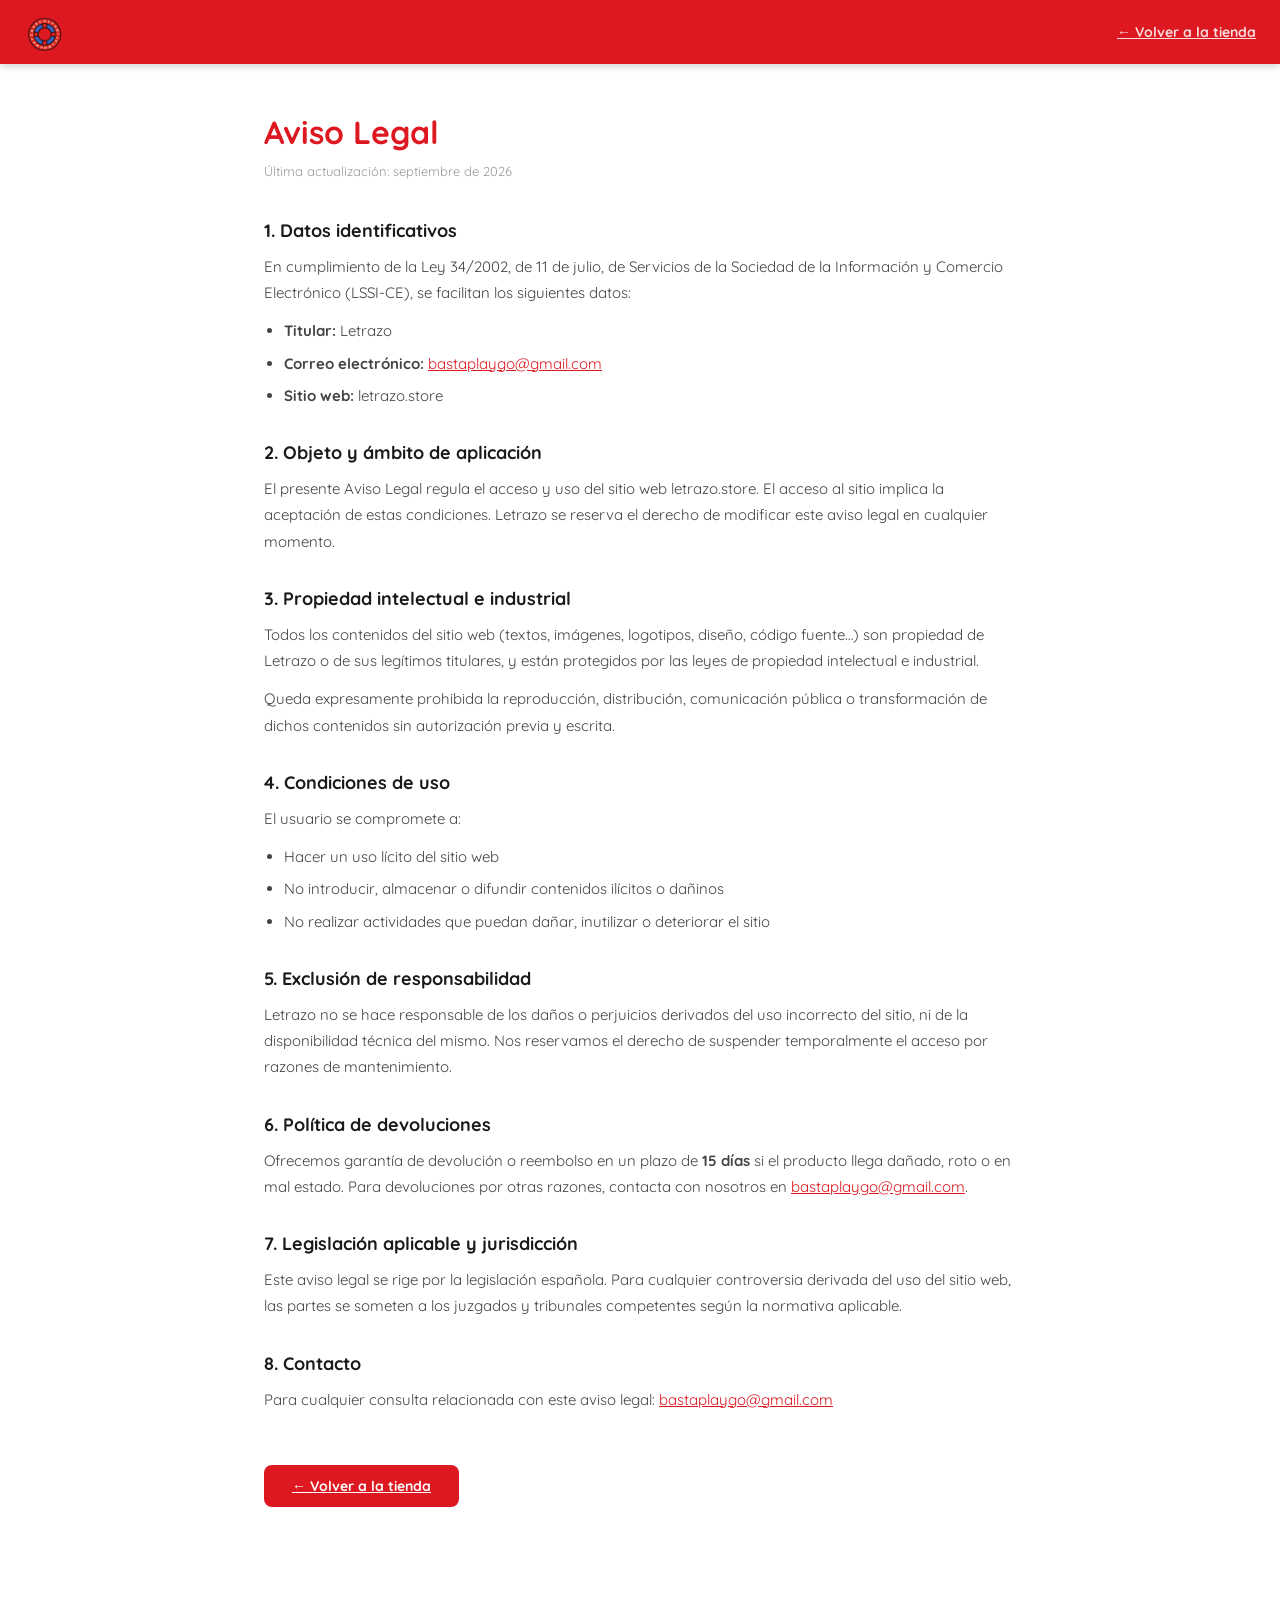
<file: aviso-legal.html>
<!DOCTYPE html>
<html lang="es">
<head>
  <meta charset="UTF-8">
  <meta name="viewport" content="width=device-width, initial-scale=1.0">
  <title>Aviso Legal – Letrazo</title>
  <link rel="icon" href="fotos/favicon.png">
  <link rel="preconnect" href="https://fonts.googleapis.com">
  <link href="https://fonts.googleapis.com/css2?family=Quicksand:wght@400;500;600;700&display=swap" rel="stylesheet">
  <style>
    * { box-sizing: border-box; margin: 0; padding: 0; }
    body { font-family: 'Quicksand', sans-serif; background: #fff; color: #1a1a1a; }
    header { background: #DD1820; padding: 0 24px; height: 64px; display: flex; align-items: center; justify-content: space-between; position: sticky; top: 0; z-index: 100; box-shadow: 0 2px 8px rgba(0,0,0,0.2); }
    header img { height: 42px; object-fit: contain; }
    header a { color: #fff; font-size: 14px; font-weight: 700; opacity: 0.85; }
    header a:hover { opacity: 1; }
    .content { max-width: 800px; margin: 48px auto; padding: 0 24px 80px; }
    h1 { font-size: 32px; font-weight: 700; color: #DD1820; margin-bottom: 8px; }
    .updated { font-size: 13px; color: #999; margin-bottom: 36px; }
    h2 { font-size: 18px; font-weight: 700; margin: 32px 0 12px; color: #1a1a1a; }
    p { font-size: 15px; line-height: 1.75; color: #444; margin-bottom: 12px; }
    ul { margin: 10px 0 14px 20px; }
    ul li { font-size: 15px; line-height: 1.75; color: #444; margin-bottom: 6px; }
    a { color: #DD1820; }
    .back-btn { display: inline-block; margin-top: 40px; background: #DD1820; color: #fff; padding: 12px 28px; border-radius: 8px; font-weight: 700; font-size: 14px; }
  </style>
</head>
<body>
  <header>
    <a href="index.html"><img src="fotos/favicon.png" alt="Letrazo"></a>
    <a href="index.html">← Volver a la tienda</a>
  </header>
  <div class="content">
    <h1>Aviso Legal</h1>
    <p class="updated">Última actualización: septiembre de 2026</p>

    <h2>1. Datos identificativos</h2>
    <p>En cumplimiento de la Ley 34/2002, de 11 de julio, de Servicios de la Sociedad de la Información y Comercio Electrónico (LSSI-CE), se facilitan los siguientes datos:</p>
    <ul>
      <li><strong>Titular:</strong> Letrazo</li>
      <li><strong>Correo electrónico:</strong> <a href="mailto:bastaplaygo@gmail.com">bastaplaygo@gmail.com</a></li>
      <li><strong>Sitio web:</strong> letrazo.store</li>
    </ul>

    <h2>2. Objeto y ámbito de aplicación</h2>
    <p>El presente Aviso Legal regula el acceso y uso del sitio web letrazo.store. El acceso al sitio implica la aceptación de estas condiciones. Letrazo se reserva el derecho de modificar este aviso legal en cualquier momento.</p>

    <h2>3. Propiedad intelectual e industrial</h2>
    <p>Todos los contenidos del sitio web (textos, imágenes, logotipos, diseño, código fuente…) son propiedad de Letrazo o de sus legítimos titulares, y están protegidos por las leyes de propiedad intelectual e industrial.</p>
    <p>Queda expresamente prohibida la reproducción, distribución, comunicación pública o transformación de dichos contenidos sin autorización previa y escrita.</p>

    <h2>4. Condiciones de uso</h2>
    <p>El usuario se compromete a:</p>
    <ul>
      <li>Hacer un uso lícito del sitio web</li>
      <li>No introducir, almacenar o difundir contenidos ilícitos o dañinos</li>
      <li>No realizar actividades que puedan dañar, inutilizar o deteriorar el sitio</li>
    </ul>

    <h2>5. Exclusión de responsabilidad</h2>
    <p>Letrazo no se hace responsable de los daños o perjuicios derivados del uso incorrecto del sitio, ni de la disponibilidad técnica del mismo. Nos reservamos el derecho de suspender temporalmente el acceso por razones de mantenimiento.</p>

    <h2>6. Política de devoluciones</h2>
    <p>Ofrecemos garantía de devolución o reembolso en un plazo de <strong>15 días</strong> si el producto llega dañado, roto o en mal estado. Para devoluciones por otras razones, contacta con nosotros en <a href="mailto:bastaplaygo@gmail.com">bastaplaygo@gmail.com</a>.</p>

    <h2>7. Legislación aplicable y jurisdicción</h2>
    <p>Este aviso legal se rige por la legislación española. Para cualquier controversia derivada del uso del sitio web, las partes se someten a los juzgados y tribunales competentes según la normativa aplicable.</p>

    <h2>8. Contacto</h2>
    <p>Para cualquier consulta relacionada con este aviso legal: <a href="mailto:bastaplaygo@gmail.com">bastaplaygo@gmail.com</a></p>

    <a class="back-btn" href="index.html">← Volver a la tienda</a>
  </div>
</body>
</html>
</file>
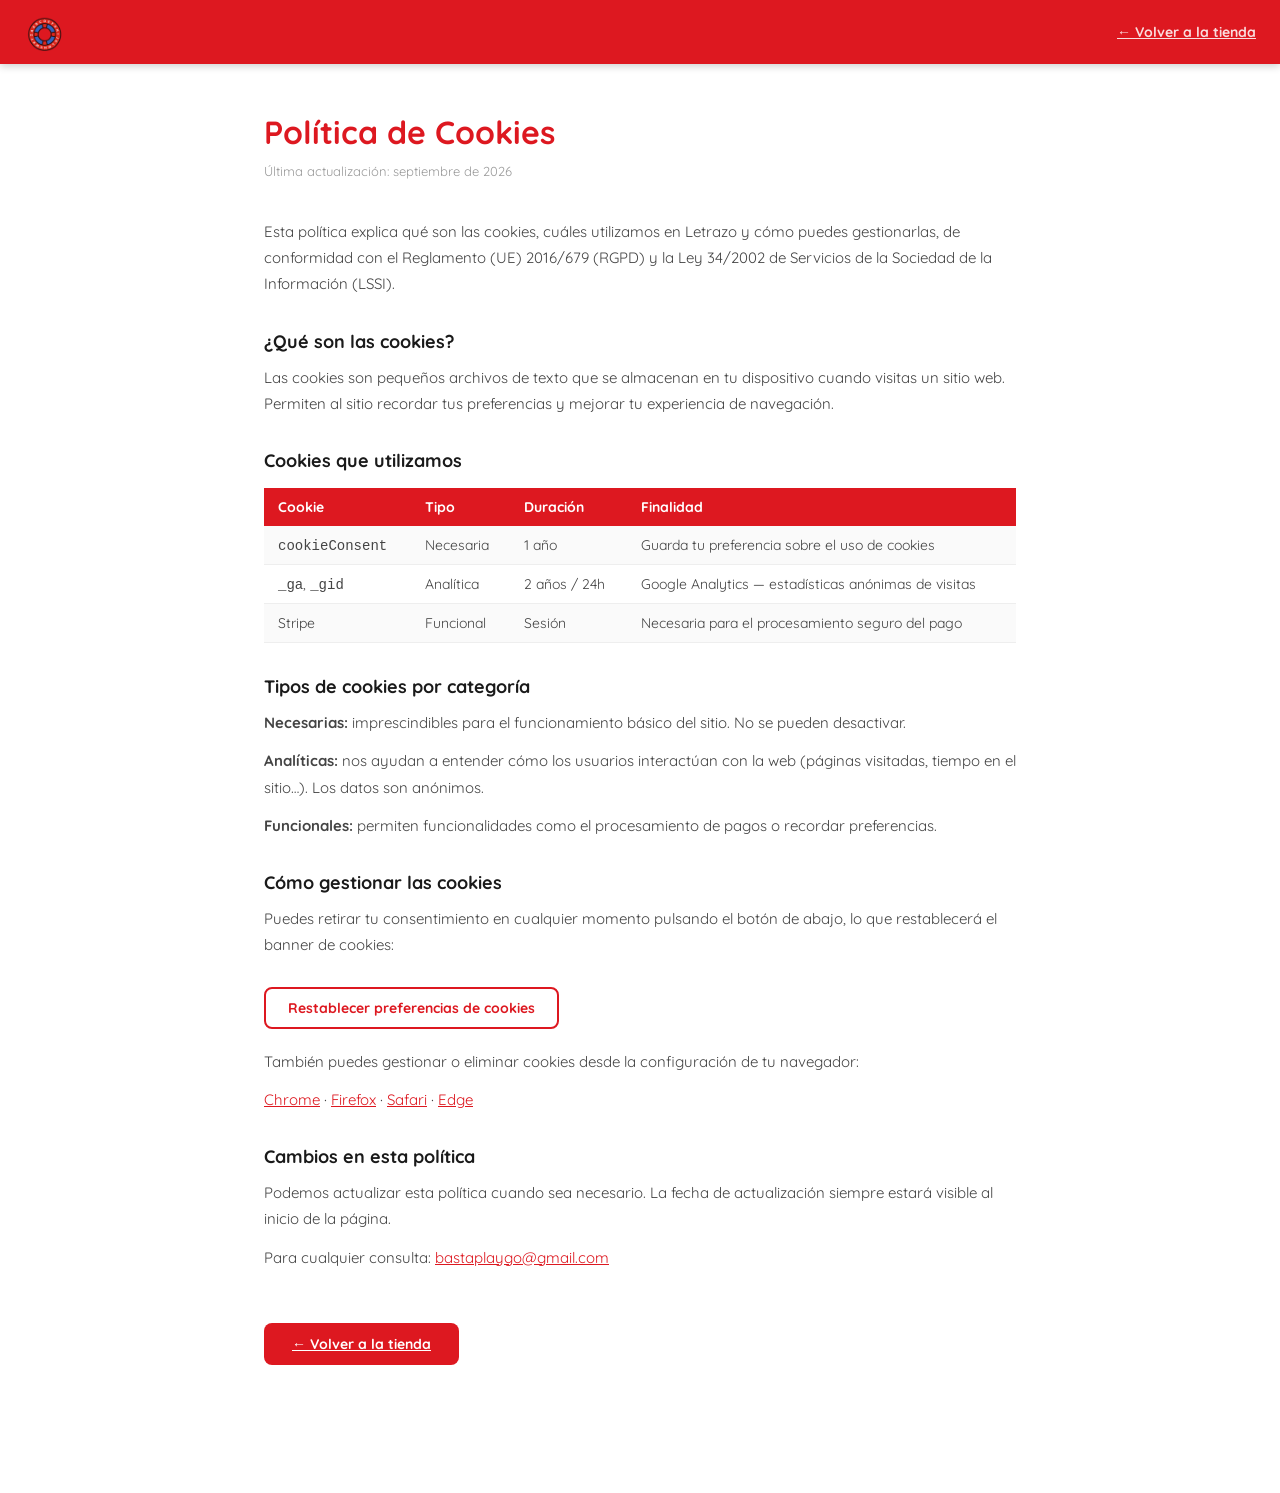
<file: politica-cookies.html>
<!DOCTYPE html>
<html lang="es">
<head>
  <meta charset="UTF-8">
  <meta name="viewport" content="width=device-width, initial-scale=1.0">
  <title>Política de Cookies – Letrazo</title>
  <link rel="icon" href="fotos/favicon.png">
  <link rel="preconnect" href="https://fonts.googleapis.com">
  <link href="https://fonts.googleapis.com/css2?family=Quicksand:wght@400;500;600;700&display=swap" rel="stylesheet">
  <style>
    * { box-sizing: border-box; margin: 0; padding: 0; }
    body { font-family: 'Quicksand', sans-serif; background: #fff; color: #1a1a1a; }
    header { background: #DD1820; padding: 0 24px; height: 64px; display: flex; align-items: center; justify-content: space-between; position: sticky; top: 0; z-index: 100; box-shadow: 0 2px 8px rgba(0,0,0,0.2); }
    header img { height: 42px; object-fit: contain; }
    header a { color: #fff; font-size: 14px; font-weight: 700; opacity: 0.85; }
    header a:hover { opacity: 1; }
    .content { max-width: 800px; margin: 48px auto; padding: 0 24px 80px; }
    h1 { font-size: 32px; font-weight: 700; color: #DD1820; margin-bottom: 8px; }
    .updated { font-size: 13px; color: #999; margin-bottom: 36px; }
    h2 { font-size: 18px; font-weight: 700; margin: 32px 0 12px; color: #1a1a1a; }
    p { font-size: 15px; line-height: 1.75; color: #444; margin-bottom: 12px; }
    table { width: 100%; border-collapse: collapse; margin: 16px 0 24px; font-size: 14px; }
    th { background: #DD1820; color: #fff; padding: 10px 14px; text-align: left; font-weight: 700; }
    td { padding: 10px 14px; border-bottom: 1px solid #eee; color: #444; vertical-align: top; }
    tr:nth-child(even) td { background: #fafafa; }
    a { color: #DD1820; }
    .back-btn { display: inline-block; margin-top: 40px; background: #DD1820; color: #fff; padding: 12px 28px; border-radius: 8px; font-weight: 700; font-size: 14px; }
    .btn-reset { display: inline-block; margin-top: 16px; border: 2px solid #DD1820; color: #DD1820; padding: 10px 22px; border-radius: 8px; font-weight: 700; font-size: 14px; cursor: pointer; background: none; font-family: 'Quicksand', sans-serif; }
    .btn-reset:hover { background: #DD1820; color: #fff; }
  </style>
</head>
<body>
  <header>
    <a href="index.html"><img src="fotos/favicon.png" alt="Letrazo"></a>
    <a href="index.html">← Volver a la tienda</a>
  </header>
  <div class="content">
    <h1>Política de Cookies</h1>
    <p class="updated">Última actualización: septiembre de 2026</p>

    <p>Esta política explica qué son las cookies, cuáles utilizamos en Letrazo y cómo puedes gestionarlas, de conformidad con el Reglamento (UE) 2016/679 (RGPD) y la Ley 34/2002 de Servicios de la Sociedad de la Información (LSSI).</p>

    <h2>¿Qué son las cookies?</h2>
    <p>Las cookies son pequeños archivos de texto que se almacenan en tu dispositivo cuando visitas un sitio web. Permiten al sitio recordar tus preferencias y mejorar tu experiencia de navegación.</p>

    <h2>Cookies que utilizamos</h2>

    <table>
      <tr>
        <th>Cookie</th>
        <th>Tipo</th>
        <th>Duración</th>
        <th>Finalidad</th>
      </tr>
      <tr>
        <td><code>cookieConsent</code></td>
        <td>Necesaria</td>
        <td>1 año</td>
        <td>Guarda tu preferencia sobre el uso de cookies</td>
      </tr>
      <tr>
        <td><code>_ga</code>, <code>_gid</code></td>
        <td>Analítica</td>
        <td>2 años / 24h</td>
        <td>Google Analytics — estadísticas anónimas de visitas</td>
      </tr>
      <tr>
        <td>Stripe</td>
        <td>Funcional</td>
        <td>Sesión</td>
        <td>Necesaria para el procesamiento seguro del pago</td>
      </tr>
    </table>

    <h2>Tipos de cookies por categoría</h2>
    <p><strong>Necesarias:</strong> imprescindibles para el funcionamiento básico del sitio. No se pueden desactivar.</p>
    <p><strong>Analíticas:</strong> nos ayudan a entender cómo los usuarios interactúan con la web (páginas visitadas, tiempo en el sitio…). Los datos son anónimos.</p>
    <p><strong>Funcionales:</strong> permiten funcionalidades como el procesamiento de pagos o recordar preferencias.</p>

    <h2>Cómo gestionar las cookies</h2>
    <p>Puedes retirar tu consentimiento en cualquier momento pulsando el botón de abajo, lo que restablecerá el banner de cookies:</p>
    <button class="btn-reset" onclick="localStorage.removeItem('cookieConsent'); alert('Preferencias borradas. Recarga la página para volver a configurarlas.'); ">Restablecer preferencias de cookies</button>

    <p style="margin-top:20px;">También puedes gestionar o eliminar cookies desde la configuración de tu navegador:</p>
    <p>
      <a href="https://support.google.com/chrome/answer/95647" target="_blank">Chrome</a> ·
      <a href="https://support.mozilla.org/es/kb/habilitar-y-deshabilitar-cookies-sitios-web" target="_blank">Firefox</a> ·
      <a href="https://support.apple.com/es-es/guide/safari/sfri11471/mac" target="_blank">Safari</a> ·
      <a href="https://support.microsoft.com/es-es/microsoft-edge/eliminar-las-cookies-en-microsoft-edge-63947406" target="_blank">Edge</a>
    </p>

    <h2>Cambios en esta política</h2>
    <p>Podemos actualizar esta política cuando sea necesario. La fecha de actualización siempre estará visible al inicio de la página.</p>

    <p>Para cualquier consulta: <a href="mailto:bastaplaygo@gmail.com">bastaplaygo@gmail.com</a></p>

    <a class="back-btn" href="index.html">← Volver a la tienda</a>
  </div>
</body>
</html>
</file>
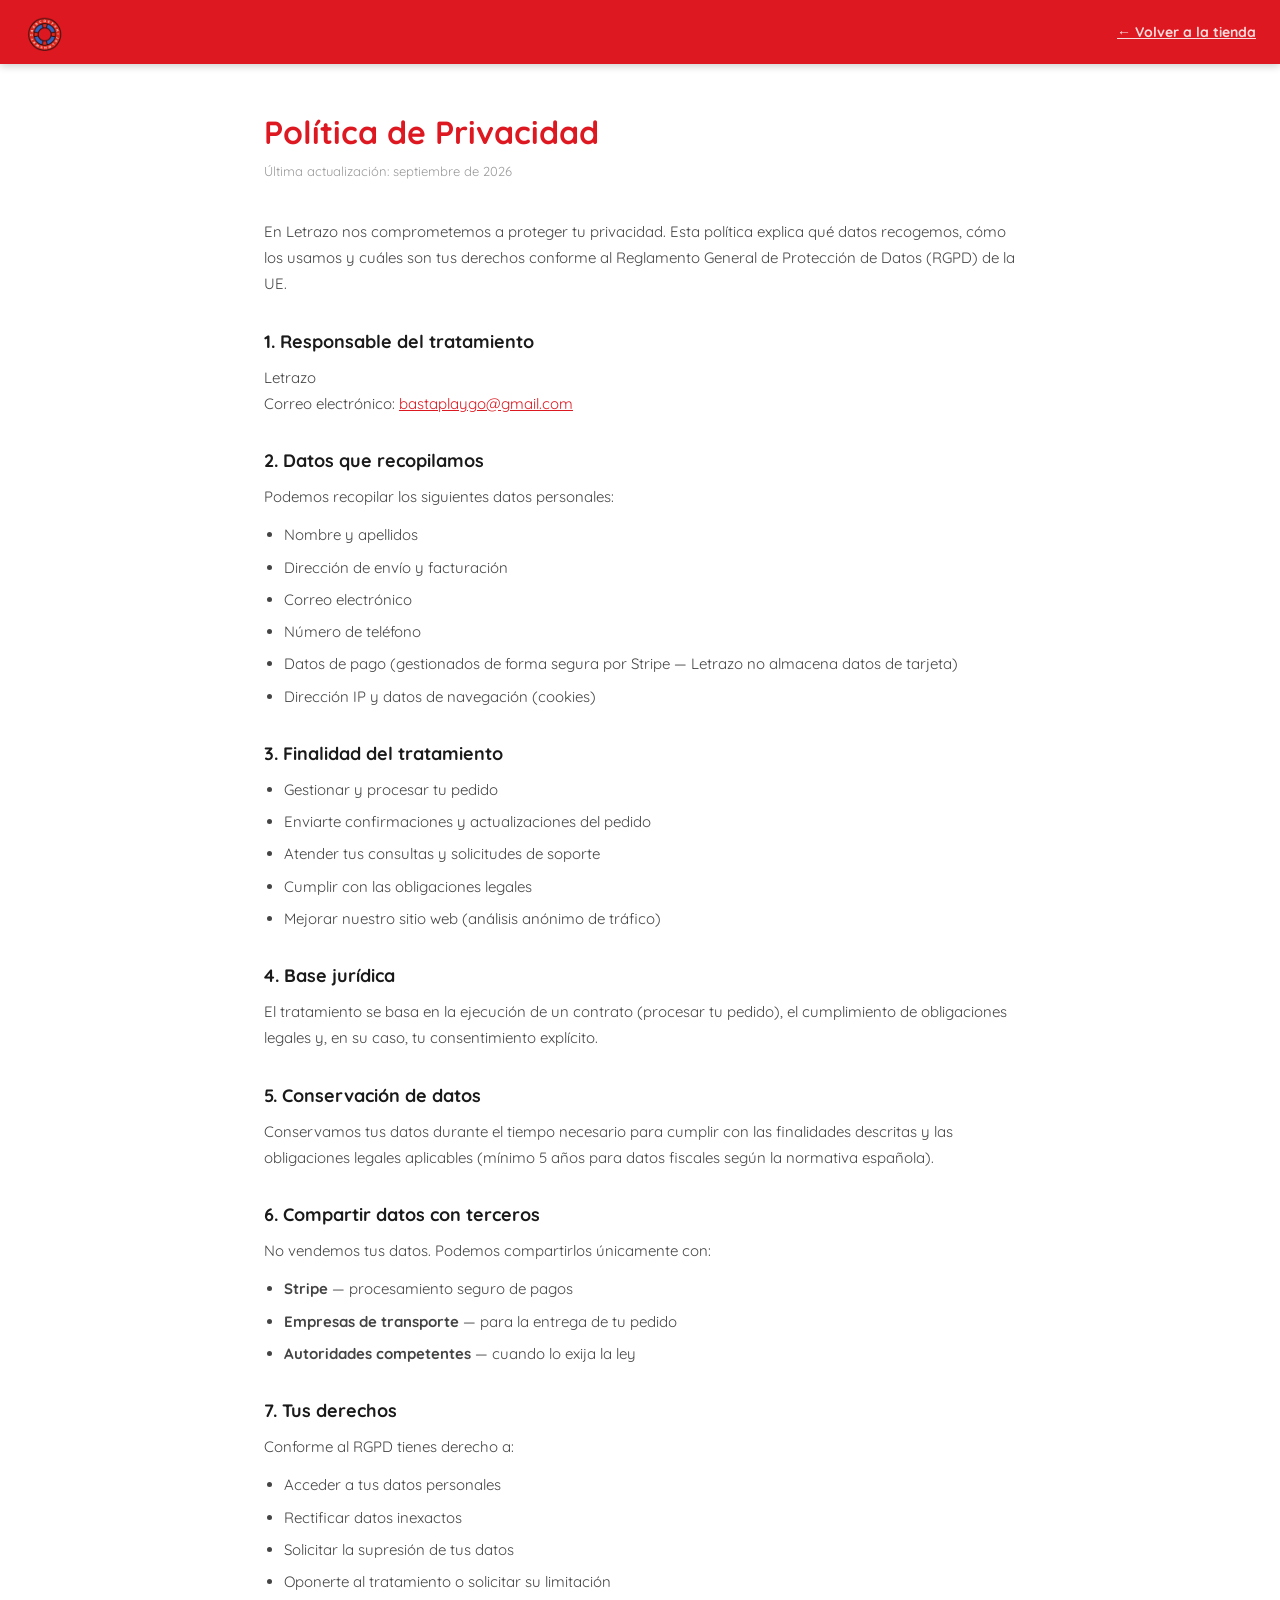
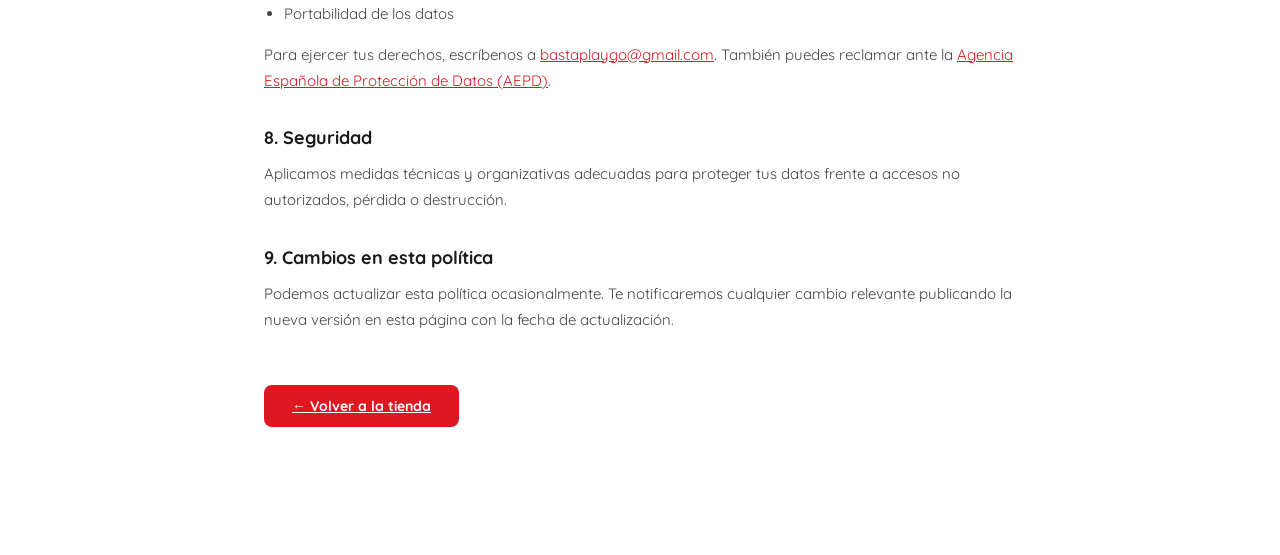
<file: politica-privacidad.html>
<!DOCTYPE html>
<html lang="es">
<head>
  <meta charset="UTF-8">
  <meta name="viewport" content="width=device-width, initial-scale=1.0">
  <title>Política de Privacidad – Letrazo</title>
  <link rel="icon" href="fotos/favicon.png">
  <link rel="preconnect" href="https://fonts.googleapis.com">
  <link href="https://fonts.googleapis.com/css2?family=Quicksand:wght@400;500;600;700&display=swap" rel="stylesheet">
  <style>
    * { box-sizing: border-box; margin: 0; padding: 0; }
    body { font-family: 'Quicksand', sans-serif; background: #fff; color: #1a1a1a; }
    header { background: #DD1820; padding: 0 24px; height: 64px; display: flex; align-items: center; justify-content: space-between; position: sticky; top: 0; z-index: 100; box-shadow: 0 2px 8px rgba(0,0,0,0.2); }
    header img { height: 42px; object-fit: contain; }
    header a { color: #fff; font-size: 14px; font-weight: 700; opacity: 0.85; }
    header a:hover { opacity: 1; }
    .content { max-width: 800px; margin: 48px auto; padding: 0 24px 80px; }
    h1 { font-size: 32px; font-weight: 700; color: #DD1820; margin-bottom: 8px; }
    .updated { font-size: 13px; color: #999; margin-bottom: 36px; }
    h2 { font-size: 18px; font-weight: 700; margin: 32px 0 12px; color: #1a1a1a; }
    p { font-size: 15px; line-height: 1.75; color: #444; margin-bottom: 12px; }
    ul { margin: 10px 0 14px 20px; }
    ul li { font-size: 15px; line-height: 1.75; color: #444; margin-bottom: 6px; }
    a { color: #DD1820; }
    .back-btn { display: inline-block; margin-top: 40px; background: #DD1820; color: #fff; padding: 12px 28px; border-radius: 8px; font-weight: 700; font-size: 14px; }
  </style>
</head>
<body>
  <header>
    <a href="index.html"><img src="fotos/favicon.png" alt="Letrazo"></a>
    <a href="index.html">← Volver a la tienda</a>
  </header>
  <div class="content">
    <h1>Política de Privacidad</h1>
    <p class="updated">Última actualización: septiembre de 2026</p>

    <p>En Letrazo nos comprometemos a proteger tu privacidad. Esta política explica qué datos recogemos, cómo los usamos y cuáles son tus derechos conforme al Reglamento General de Protección de Datos (RGPD) de la UE.</p>

    <h2>1. Responsable del tratamiento</h2>
    <p>Letrazo<br>
    Correo electrónico: <a href="mailto:bastaplaygo@gmail.com">bastaplaygo@gmail.com</a></p>

    <h2>2. Datos que recopilamos</h2>
    <p>Podemos recopilar los siguientes datos personales:</p>
    <ul>
      <li>Nombre y apellidos</li>
      <li>Dirección de envío y facturación</li>
      <li>Correo electrónico</li>
      <li>Número de teléfono</li>
      <li>Datos de pago (gestionados de forma segura por Stripe — Letrazo no almacena datos de tarjeta)</li>
      <li>Dirección IP y datos de navegación (cookies)</li>
    </ul>

    <h2>3. Finalidad del tratamiento</h2>
    <ul>
      <li>Gestionar y procesar tu pedido</li>
      <li>Enviarte confirmaciones y actualizaciones del pedido</li>
      <li>Atender tus consultas y solicitudes de soporte</li>
      <li>Cumplir con las obligaciones legales</li>
      <li>Mejorar nuestro sitio web (análisis anónimo de tráfico)</li>
    </ul>

    <h2>4. Base jurídica</h2>
    <p>El tratamiento se basa en la ejecución de un contrato (procesar tu pedido), el cumplimiento de obligaciones legales y, en su caso, tu consentimiento explícito.</p>

    <h2>5. Conservación de datos</h2>
    <p>Conservamos tus datos durante el tiempo necesario para cumplir con las finalidades descritas y las obligaciones legales aplicables (mínimo 5 años para datos fiscales según la normativa española).</p>

    <h2>6. Compartir datos con terceros</h2>
    <p>No vendemos tus datos. Podemos compartirlos únicamente con:</p>
    <ul>
      <li><strong>Stripe</strong> — procesamiento seguro de pagos</li>
      <li><strong>Empresas de transporte</strong> — para la entrega de tu pedido</li>
      <li><strong>Autoridades competentes</strong> — cuando lo exija la ley</li>
    </ul>

    <h2>7. Tus derechos</h2>
    <p>Conforme al RGPD tienes derecho a:</p>
    <ul>
      <li>Acceder a tus datos personales</li>
      <li>Rectificar datos inexactos</li>
      <li>Solicitar la supresión de tus datos</li>
      <li>Oponerte al tratamiento o solicitar su limitación</li>
      <li>Portabilidad de los datos</li>
    </ul>
    <p>Para ejercer tus derechos, escríbenos a <a href="mailto:bastaplaygo@gmail.com">bastaplaygo@gmail.com</a>. También puedes reclamar ante la <a href="https://www.aepd.es" target="_blank">Agencia Española de Protección de Datos (AEPD)</a>.</p>

    <h2>8. Seguridad</h2>
    <p>Aplicamos medidas técnicas y organizativas adecuadas para proteger tus datos frente a accesos no autorizados, pérdida o destrucción.</p>

    <h2>9. Cambios en esta política</h2>
    <p>Podemos actualizar esta política ocasionalmente. Te notificaremos cualquier cambio relevante publicando la nueva versión en esta página con la fecha de actualización.</p>

    <a class="back-btn" href="index.html">← Volver a la tienda</a>
  </div>
</body>
</html>
</file>
<file: campaigns.css>
/* Elementos compartidos por todas las campañas */
[hidden] {
  display: none !important;
}

.purchase-options {
  display: grid;
  grid-template-columns: repeat(2, minmax(0, 1fr));
  gap: 10px;
  margin: -8px 0 20px;
}

.purchase-option {
  display: flex;
  flex-direction: column;
  align-items: flex-start;
  gap: 3px;
  min-height: 82px;
  padding: 13px 15px;
  border: 2px solid #dedede;
  border-radius: 10px;
  background: #fff;
  color: #252525;
  font-family: 'Quicksand', sans-serif;
  text-align: left;
  cursor: pointer;
  transition: border-color 0.15s, box-shadow 0.15s, transform 0.15s;
}

.purchase-option:hover {
  border-color: var(--campaign-accent, #DD1820);
  transform: translateY(-1px);
}

.purchase-option.active {
  border-color: var(--campaign-accent, #DD1820);
  box-shadow: 0 0 0 2px color-mix(in srgb, var(--campaign-accent, #DD1820) 16%, transparent);
}

.purchase-option-label {
  font-size: 12px;
  font-weight: 800;
  letter-spacing: 0.4px;
  text-transform: uppercase;
}

.purchase-option strong {
  font-size: 19px;
}

.purchase-option small {
  color: #55725f;
  font-size: 11px;
  font-weight: 700;
}

.campaign-chip {
  display: inline-flex;
  align-items: center;
  margin-left: 8px;
  padding: 4px 9px;
  border-radius: 999px;
  font-size: 10px;
  font-weight: 800;
  letter-spacing: 0.5px;
  vertical-align: middle;
}

.campaign-preview-badge {
  position: fixed;
  right: 16px;
  bottom: 16px;
  z-index: 9998;
  border: 1px solid rgba(255, 255, 255, 0.3);
  border-radius: 999px;
  background: rgba(20, 20, 20, 0.92);
  color: #fff;
  padding: 10px 16px;
  box-shadow: 0 8px 28px rgba(0, 0, 0, 0.28);
  font-size: 12px;
  font-weight: 800;
  letter-spacing: 0.3px;
  pointer-events: none;
}

/* VERANO: conserva la identidad roja y amarilla actual */
html[data-campaign="verano"] .campaign-chip {
  background: #fff0a6;
  color: #8c5000;
}

html[data-campaign="verano"] {
  --campaign-accent: #DD1820;
}

html[data-campaign="verano"] .features-section {
  background:
    radial-gradient(circle at 10% 15%, rgba(255, 212, 59, 0.18), transparent 22%),
    #fff8f8;
}

/* OTOÑO */
html[data-campaign="otono"] body {
  background: #fffaf2;
}

html[data-campaign="otono"] {
  --campaign-accent: #a4421f;
}

html[data-campaign="otono"] .announcement-bar {
  background: linear-gradient(90deg, #5f2917, #9b4d22, #5f2917);
  color: #fff1c7;
}

html[data-campaign="otono"] header,
html[data-campaign="otono"] .mobile-nav {
  background: #8c351d;
  border-bottom: 2px solid #e7a83e;
}

html[data-campaign="otono"] .campaign-chip {
  background: #fff0c9;
  color: #7c3518;
  box-shadow: inset 0 0 0 1px #e6b45f;
}

html[data-campaign="otono"] .product-brand,
html[data-campaign="otono"] .price-sale,
html[data-campaign="otono"] .accordion-header .icon {
  color: #a4421f;
}

html[data-campaign="otono"] .thumb.active {
  border-color: #c46b2d;
}

html[data-campaign="otono"] .badge-sale {
  background: #e7a83e;
  color: #432111;
}

html[data-campaign="otono"] .btn-buy-stripe {
  background: linear-gradient(135deg, #b34d24, #873018);
  box-shadow: 0 8px 20px rgba(135, 48, 24, 0.22);
}

html[data-campaign="otono"] .btn-buy-stripe:hover {
  background: linear-gradient(135deg, #9c3f1d, #702714);
}

html[data-campaign="otono"] .features-section {
  background:
    radial-gradient(circle at 12% 20%, rgba(231, 168, 62, 0.22), transparent 24%),
    radial-gradient(circle at 88% 76%, rgba(140, 53, 29, 0.12), transparent 22%),
    #fff4df;
  border-color: #b34d24;
}

html[data-campaign="otono"] .feature-card {
  border-color: #f0dcc0;
  box-shadow: 0 8px 24px rgba(95, 41, 23, 0.07);
}

html[data-campaign="otono"] .feature-card:hover {
  border-color: #c46b2d;
}

html[data-campaign="otono"] .btn-show-more {
  border-color: #8c351d;
  color: #8c351d;
}

html[data-campaign="otono"] .btn-show-more:hover {
  background: #8c351d;
  color: #fff;
}

html[data-campaign="otono"] .cta-band {
  background:
    radial-gradient(circle at 15% 30%, rgba(255, 222, 157, 0.14), transparent 24%),
    linear-gradient(135deg, #9b4d22, #622616);
  border-top: 3px solid #e7a83e;
}

html[data-campaign="otono"] .btn-cta-big {
  background: #f2c15d;
  color: #432111;
}

/* BLACK FRIDAY */
html[data-campaign="black-friday"] body {
  background: #f6f2e8;
}

html[data-campaign="black-friday"] {
  --campaign-accent: #e94d00;
}

html[data-campaign="black-friday"] .announcement-bar {
  background: linear-gradient(90deg, #050505, #242424, #050505);
  color: #ffd43b;
}

html[data-campaign="black-friday"] header,
html[data-campaign="black-friday"] .mobile-nav {
  background: #090909;
  border-bottom: 2px solid #ffd43b;
}

html[data-campaign="black-friday"] .product-section,
html[data-campaign="black-friday"] .accordion-section,
html[data-campaign="black-friday"] .reviews-section {
  position: relative;
}

html[data-campaign="black-friday"] .campaign-chip {
  background: #151515;
  color: #ffd43b;
  box-shadow: inset 0 0 0 1px #ffd43b;
}

html[data-campaign="black-friday"] .product-brand,
html[data-campaign="black-friday"] .price-sale,
html[data-campaign="black-friday"] .accordion-header .icon {
  color: #e94d00;
}

html[data-campaign="black-friday"] .thumb.active {
  border-color: #ffd43b;
  box-shadow: 0 0 0 1px #111;
}

html[data-campaign="black-friday"] .badge-sale {
  background: #111;
  color: #ffd43b;
  box-shadow: 0 0 0 1px #ffd43b;
}

html[data-campaign="black-friday"] .btn-buy-stripe {
  background: linear-gradient(135deg, #ff6a00, #dd3600);
  box-shadow: 0 8px 20px rgba(221, 54, 0, 0.24);
}

html[data-campaign="black-friday"] .btn-buy-stripe:hover {
  background: linear-gradient(135deg, #e95700, #be2e00);
}

html[data-campaign="black-friday"] .features-section {
  background:
    linear-gradient(135deg, rgba(255, 212, 59, 0.08) 25%, transparent 25%) 0 0 / 28px 28px,
    #111;
  border-color: #ffd43b;
}

html[data-campaign="black-friday"] .features-section .section-title {
  color: #ffd43b;
}

html[data-campaign="black-friday"] .feature-card {
  border-color: #2c2c2c;
  box-shadow: 0 8px 24px rgba(0, 0, 0, 0.24);
}

html[data-campaign="black-friday"] .feature-card:hover {
  border-color: #ffd43b;
}

html[data-campaign="black-friday"] .btn-show-more {
  border-color: #111;
  color: #111;
}

html[data-campaign="black-friday"] .btn-show-more:hover {
  background: #111;
  color: #ffd43b;
}

html[data-campaign="black-friday"] .cta-band {
  background:
    radial-gradient(circle at 15% 50%, rgba(255, 212, 59, 0.14), transparent 28%),
    #090909;
  color: #fff;
  border-top: 3px solid #ffd43b;
}

html[data-campaign="black-friday"] .btn-cta-big {
  background: #ffd43b;
  color: #090909;
}

/* CYBER MONDAY */
html[data-campaign="cyber-monday"] body {
  background: #f1f8fb;
}

html[data-campaign="cyber-monday"] {
  --campaign-accent: #007f91;
}

html[data-campaign="cyber-monday"] .announcement-bar {
  background: linear-gradient(90deg, #020712, #08263b, #020712);
  color: #5ff5ff;
}

html[data-campaign="cyber-monday"] header,
html[data-campaign="cyber-monday"] .mobile-nav {
  background: #061421;
  border-bottom: 2px solid #29dce7;
}

html[data-campaign="cyber-monday"] .campaign-chip {
  background: #071b2a;
  color: #5ff5ff;
  box-shadow: inset 0 0 0 1px #29dce7;
}

html[data-campaign="cyber-monday"] .product-brand,
html[data-campaign="cyber-monday"] .price-sale,
html[data-campaign="cyber-monday"] .accordion-header .icon {
  color: #007f91;
}

html[data-campaign="cyber-monday"] .thumb.active {
  border-color: #11baca;
  box-shadow: 0 0 0 1px #061421;
}

html[data-campaign="cyber-monday"] .badge-sale {
  background: #071b2a;
  color: #5ff5ff;
  box-shadow: 0 0 0 1px #29dce7;
}

html[data-campaign="cyber-monday"] .btn-buy-stripe {
  background: linear-gradient(135deg, #00aebe, #006c91);
  box-shadow: 0 8px 22px rgba(0, 108, 145, 0.24);
}

html[data-campaign="cyber-monday"] .btn-buy-stripe:hover {
  background: linear-gradient(135deg, #0095a3, #005b79);
}

html[data-campaign="cyber-monday"] .features-section {
  background:
    linear-gradient(rgba(41, 220, 231, 0.07) 1px, transparent 1px),
    linear-gradient(90deg, rgba(41, 220, 231, 0.07) 1px, transparent 1px),
    #061421;
  background-size: 28px 28px;
  border-color: #29dce7;
}

html[data-campaign="cyber-monday"] .features-section .section-title {
  color: #5ff5ff;
}

html[data-campaign="cyber-monday"] .feature-card {
  border-color: #bde8eb;
  box-shadow: 0 8px 24px rgba(0, 108, 145, 0.12);
}

html[data-campaign="cyber-monday"] .feature-card:hover {
  border-color: #29dce7;
}

html[data-campaign="cyber-monday"] .btn-show-more {
  border-color: #007f91;
  color: #007f91;
}

html[data-campaign="cyber-monday"] .btn-show-more:hover {
  background: #007f91;
  color: #fff;
}

html[data-campaign="cyber-monday"] .cta-band {
  background:
    radial-gradient(circle at 18% 40%, rgba(95, 245, 255, 0.12), transparent 26%),
    linear-gradient(135deg, #08263b, #020712);
  border-top: 3px solid #29dce7;
}

html[data-campaign="cyber-monday"] .btn-cta-big {
  background: #5ff5ff;
  color: #061421;
}

/* NAVIDAD / INVIERNO */
html[data-campaign="navidad"] body {
  background: #f5fbfa;
}

html[data-campaign="navidad"] {
  --campaign-accent: #a6121b;
}

html[data-campaign="navidad"] .announcement-bar {
  background: linear-gradient(90deg, #0b4b3f, #146b58, #0b4b3f);
  color: #fff7d1;
}

html[data-campaign="navidad"] header,
html[data-campaign="navidad"] .mobile-nav {
  background: #a6121b;
  border-bottom: 2px solid #f2d06b;
}

html[data-campaign="navidad"] .campaign-chip {
  background: #e8f5ef;
  color: #0b644f;
  box-shadow: inset 0 0 0 1px #8dbfac;
}

html[data-campaign="navidad"] .product-brand,
html[data-campaign="navidad"] .price-sale,
html[data-campaign="navidad"] .accordion-header .icon {
  color: #a6121b;
}

html[data-campaign="navidad"] .thumb.active {
  border-color: #0b644f;
}

html[data-campaign="navidad"] .badge-sale {
  background: #0b644f;
  color: #fff;
}

html[data-campaign="navidad"] .btn-buy-stripe {
  background: linear-gradient(135deg, #bf1824, #941019);
  box-shadow: 0 8px 20px rgba(148, 16, 25, 0.22);
}

html[data-campaign="navidad"] .btn-buy-stripe:hover {
  background: linear-gradient(135deg, #a8131d, #7d0d15);
}

html[data-campaign="navidad"] .features-section {
  background:
    radial-gradient(circle, rgba(255,255,255,0.95) 0 2px, transparent 2.5px) 0 0 / 30px 30px,
    linear-gradient(135deg, #eaf7f3, #fff8ee);
  border-color: #0b644f;
}

html[data-campaign="navidad"] .feature-card {
  border-color: #d9ebe5;
  box-shadow: 0 8px 24px rgba(11, 100, 79, 0.08);
}

html[data-campaign="navidad"] .feature-card:hover {
  border-color: #a6121b;
}

html[data-campaign="navidad"] .btn-show-more {
  border-color: #0b644f;
  color: #0b644f;
}

html[data-campaign="navidad"] .btn-show-more:hover {
  background: #0b644f;
  color: #fff;
}

html[data-campaign="navidad"] .cta-band {
  background:
    radial-gradient(circle at 20% 30%, rgba(255,255,255,0.13), transparent 24%),
    linear-gradient(135deg, #0b644f, #083e34);
  color: #fff;
  border-top: 3px solid #f2d06b;
}

html[data-campaign="navidad"] .btn-cta-big {
  background: #f2d06b;
  color: #17382f;
}

html[data-campaign="navidad"] footer {
  border-top: 3px solid #a6121b;
}

/*
 * PROTECCIÓN DE MARCA
 * Las campañas visten Letrazo, pero no sustituyen su identidad.
 * El rojo, el amarillo y los elementos de compra se mantienen siempre.
 */
html[data-campaign] {
  --campaign-accent: #DD1820;
  --brand-red: #DD1820;
  --brand-red-dark: #b8131a;
  --brand-yellow: #FFD43B;
}

html[data-campaign="verano"] { --campaign-detail: #FFD43B; }
html[data-campaign="otono"] { --campaign-detail: #e7a83e; }
html[data-campaign="black-friday"] { --campaign-detail: #FFD43B; }
html[data-campaign="cyber-monday"] { --campaign-detail: #29dce7; }
html[data-campaign="navidad"] { --campaign-detail: #f2d06b; }

html[data-campaign] header,
html[data-campaign] .mobile-nav {
  background: var(--brand-red);
  border-bottom: 2px solid var(--campaign-detail);
}

html[data-campaign] .product-brand,
html[data-campaign] .price-sale,
html[data-campaign] .accordion-header .icon {
  color: var(--brand-red);
}

html[data-campaign] .thumb.active {
  border-color: var(--brand-red);
  box-shadow: none;
}

html[data-campaign] .btn-buy-stripe {
  background: var(--brand-red);
  box-shadow: 0 8px 20px rgba(221, 24, 32, 0.22);
}

html[data-campaign] .btn-buy-stripe:hover {
  background: var(--brand-red-dark);
}

html[data-campaign] .features-section {
  background:
    radial-gradient(circle at 12% 20%, color-mix(in srgb, var(--campaign-detail) 14%, transparent), transparent 24%),
    #fff8f8;
  border-color: var(--brand-red);
}

html[data-campaign] .features-section .section-title {
  color: #1a1a1a;
}

html[data-campaign] .feature-card {
  border-color: #f0dddd;
  box-shadow: 0 8px 24px rgba(75, 20, 20, 0.07);
}

html[data-campaign] .feature-card:hover {
  border-color: var(--brand-red);
}

html[data-campaign] .btn-show-more {
  border-color: var(--brand-red);
  color: var(--brand-red);
}

html[data-campaign] .btn-show-more:hover {
  background: var(--brand-red);
  color: #fff;
}

html[data-campaign] .cta-band {
  background:
    radial-gradient(circle at 16% 35%, rgba(255, 212, 59, 0.14), transparent 26%),
    linear-gradient(135deg, #DD1820, #a91219);
  color: #fff;
  border-top: 3px solid var(--campaign-detail);
}

html[data-campaign] .btn-cta-big {
  background: var(--brand-yellow);
  color: #1a1a1a;
}

@media (max-width: 600px) {
  .purchase-options {
    grid-template-columns: 1fr;
  }

  .campaign-chip {
    display: flex;
    width: max-content;
    margin: 8px 0 0;
  }

  .campaign-preview-badge {
    right: 10px;
    bottom: 10px;
  }
}
</file>
